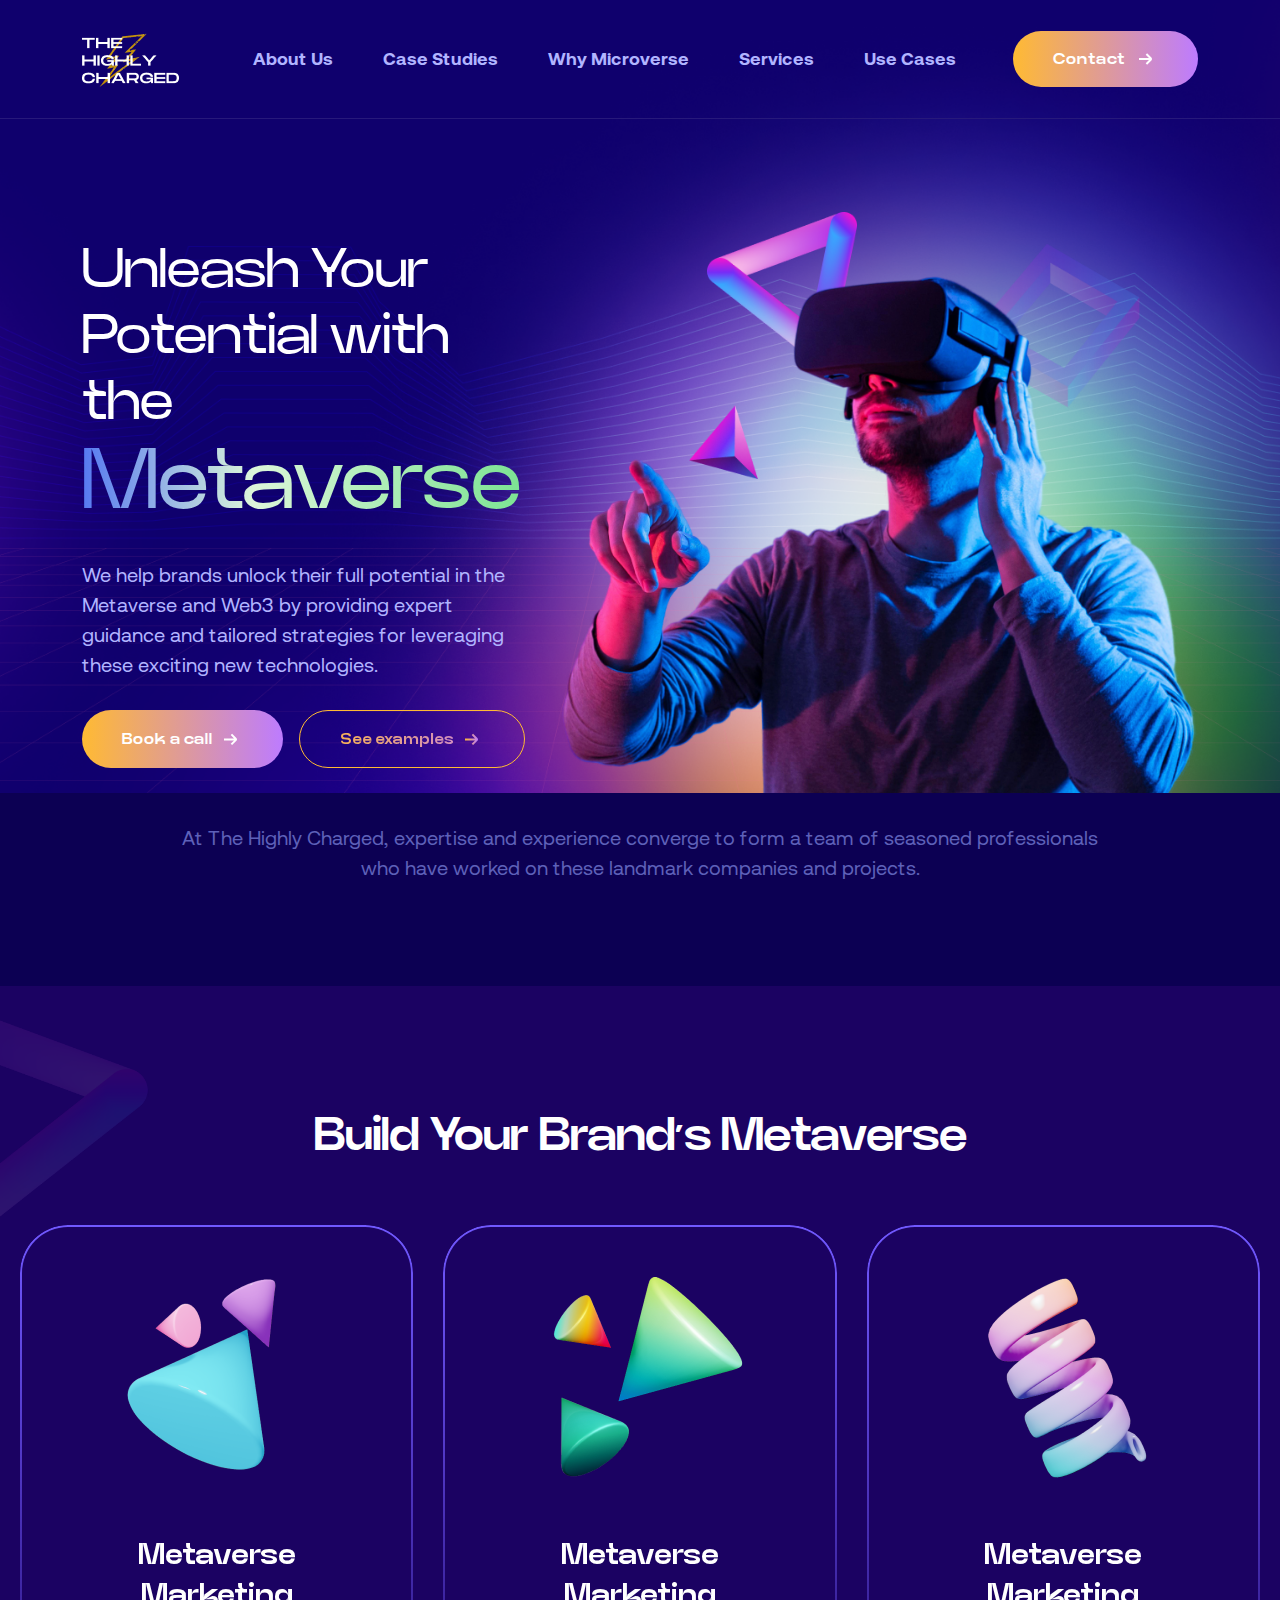
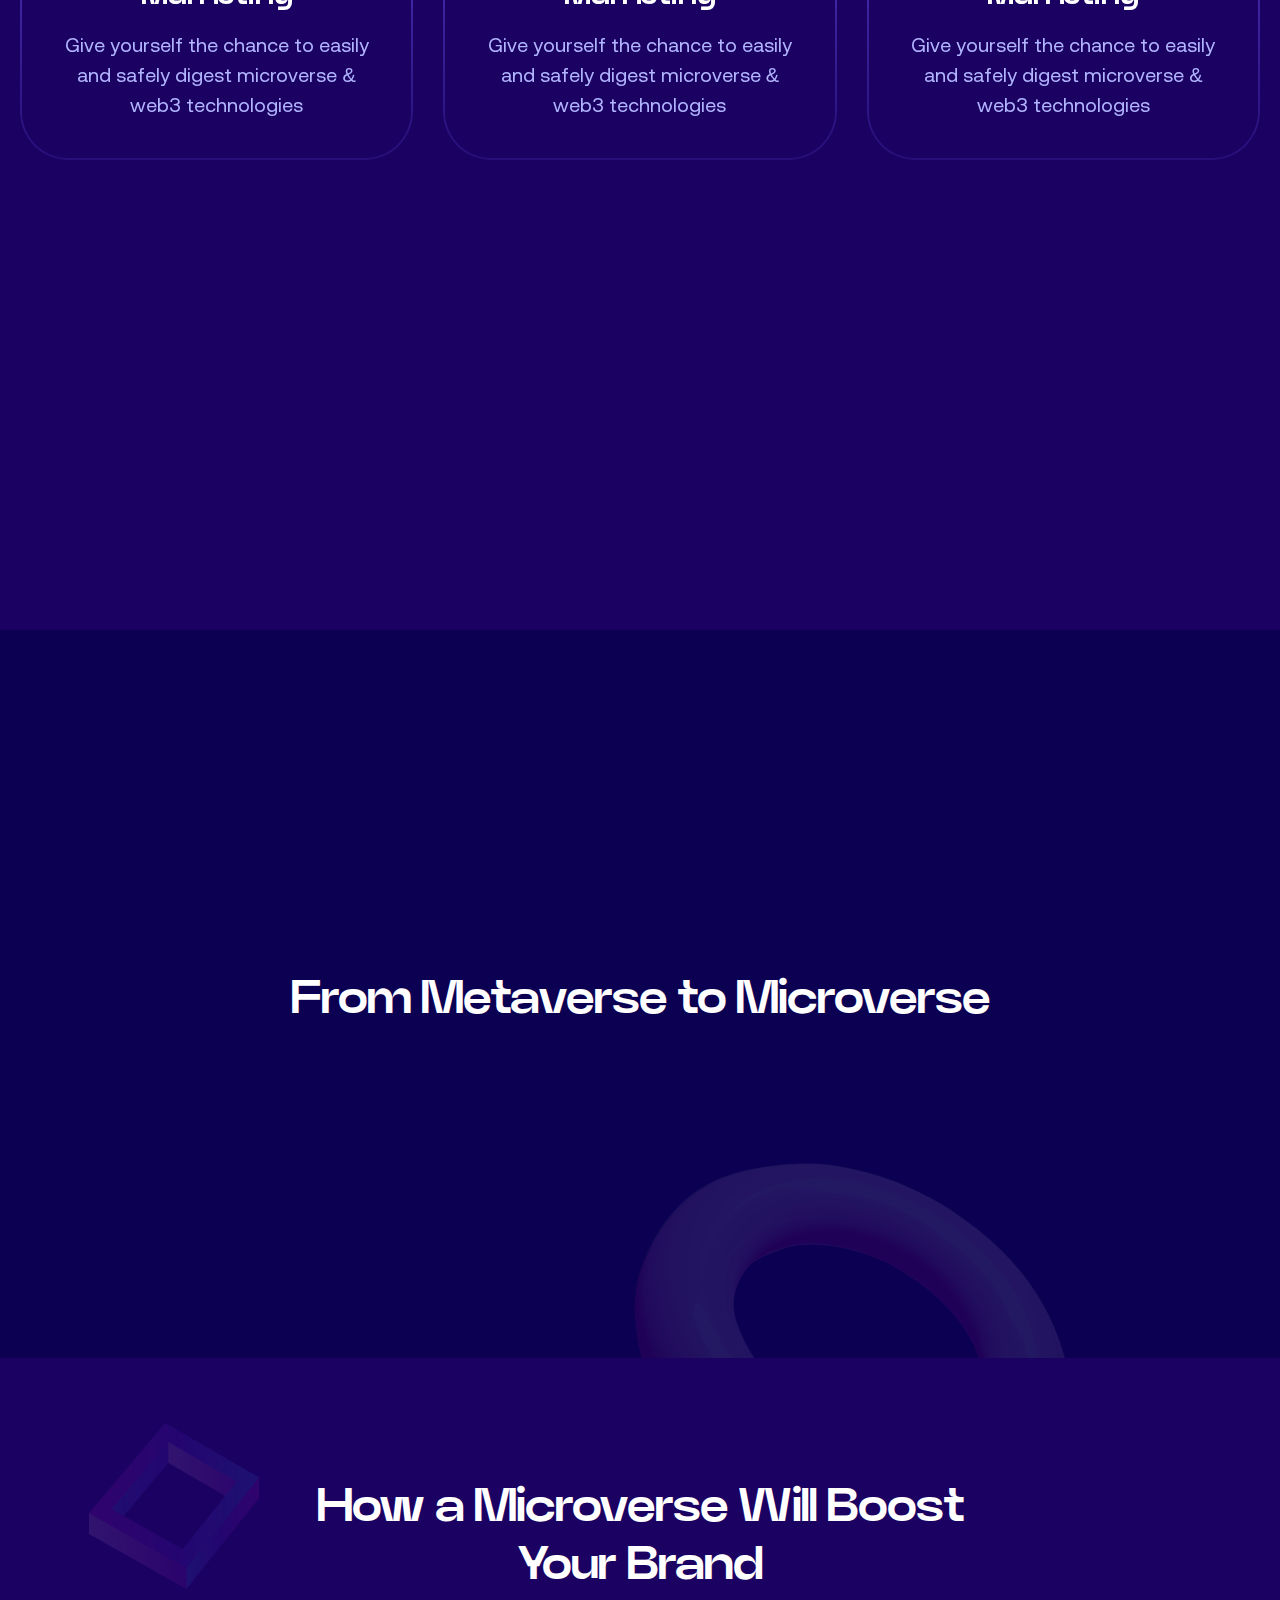
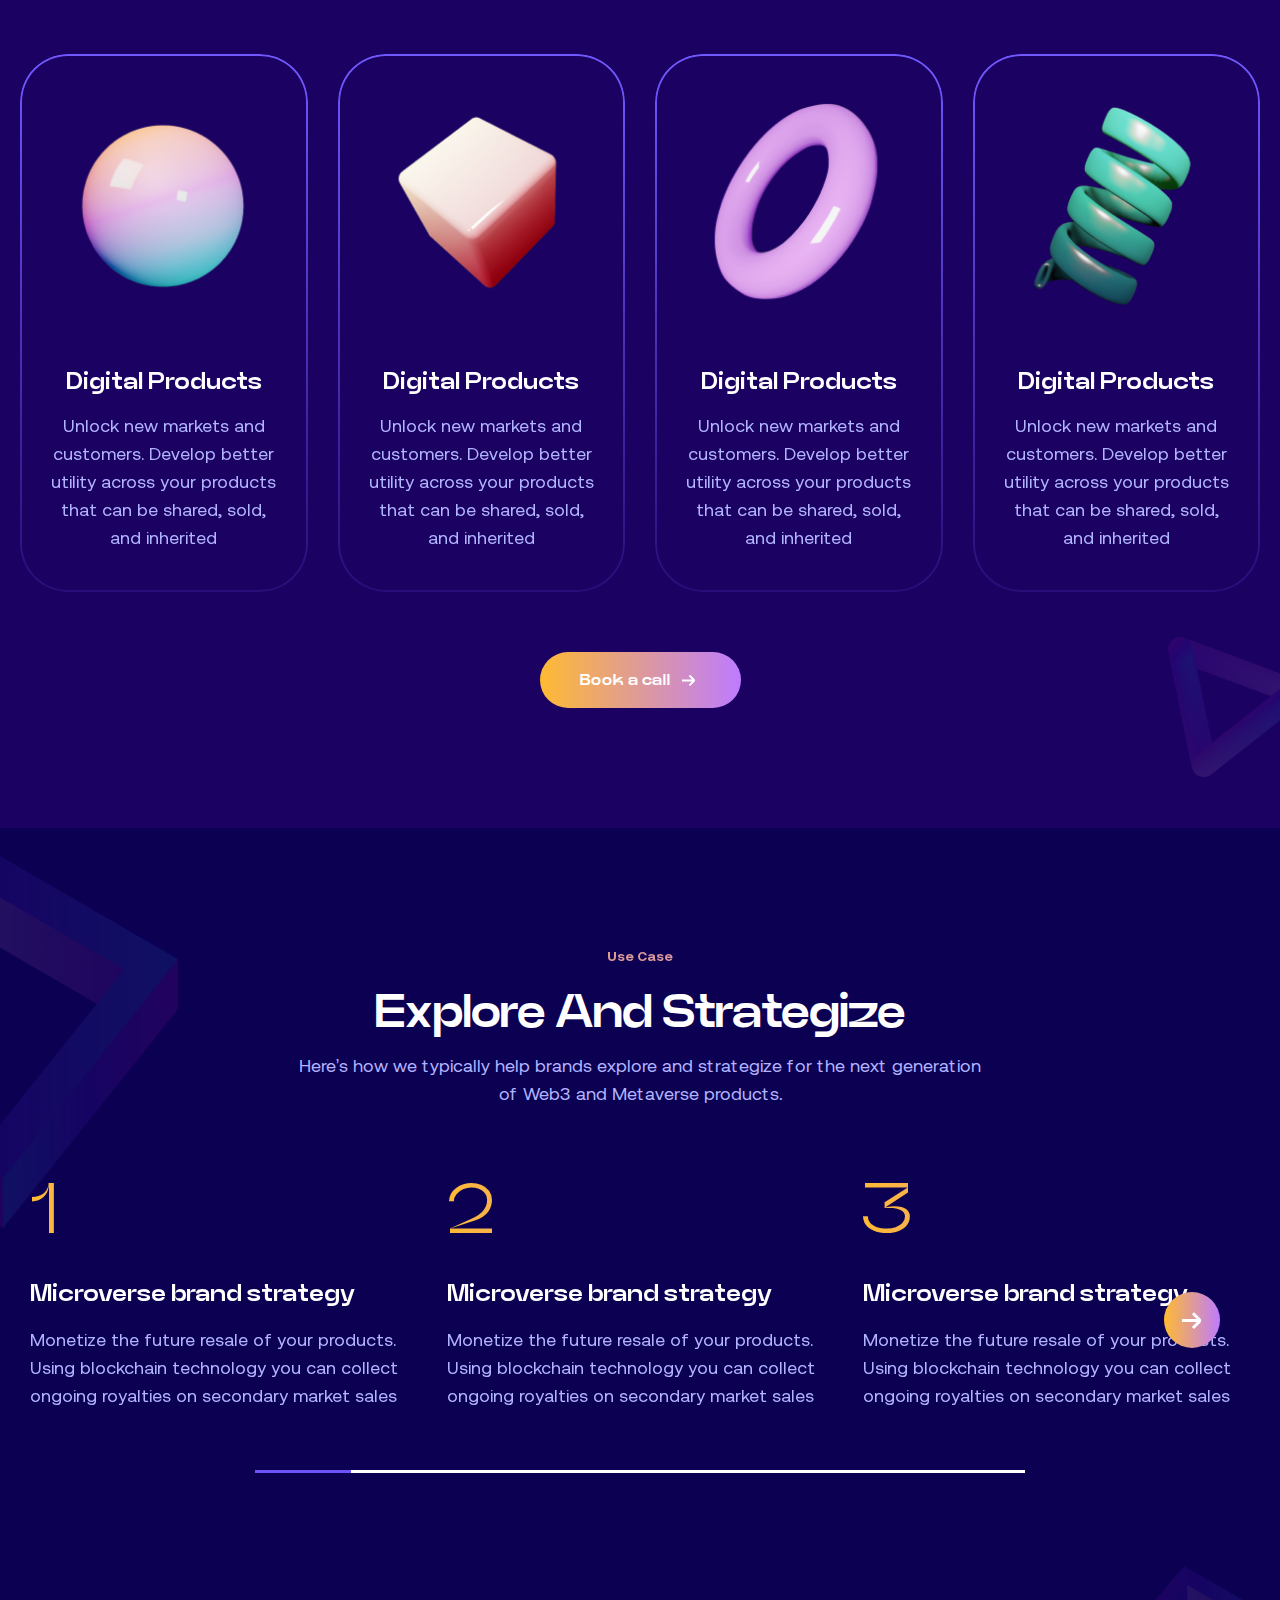
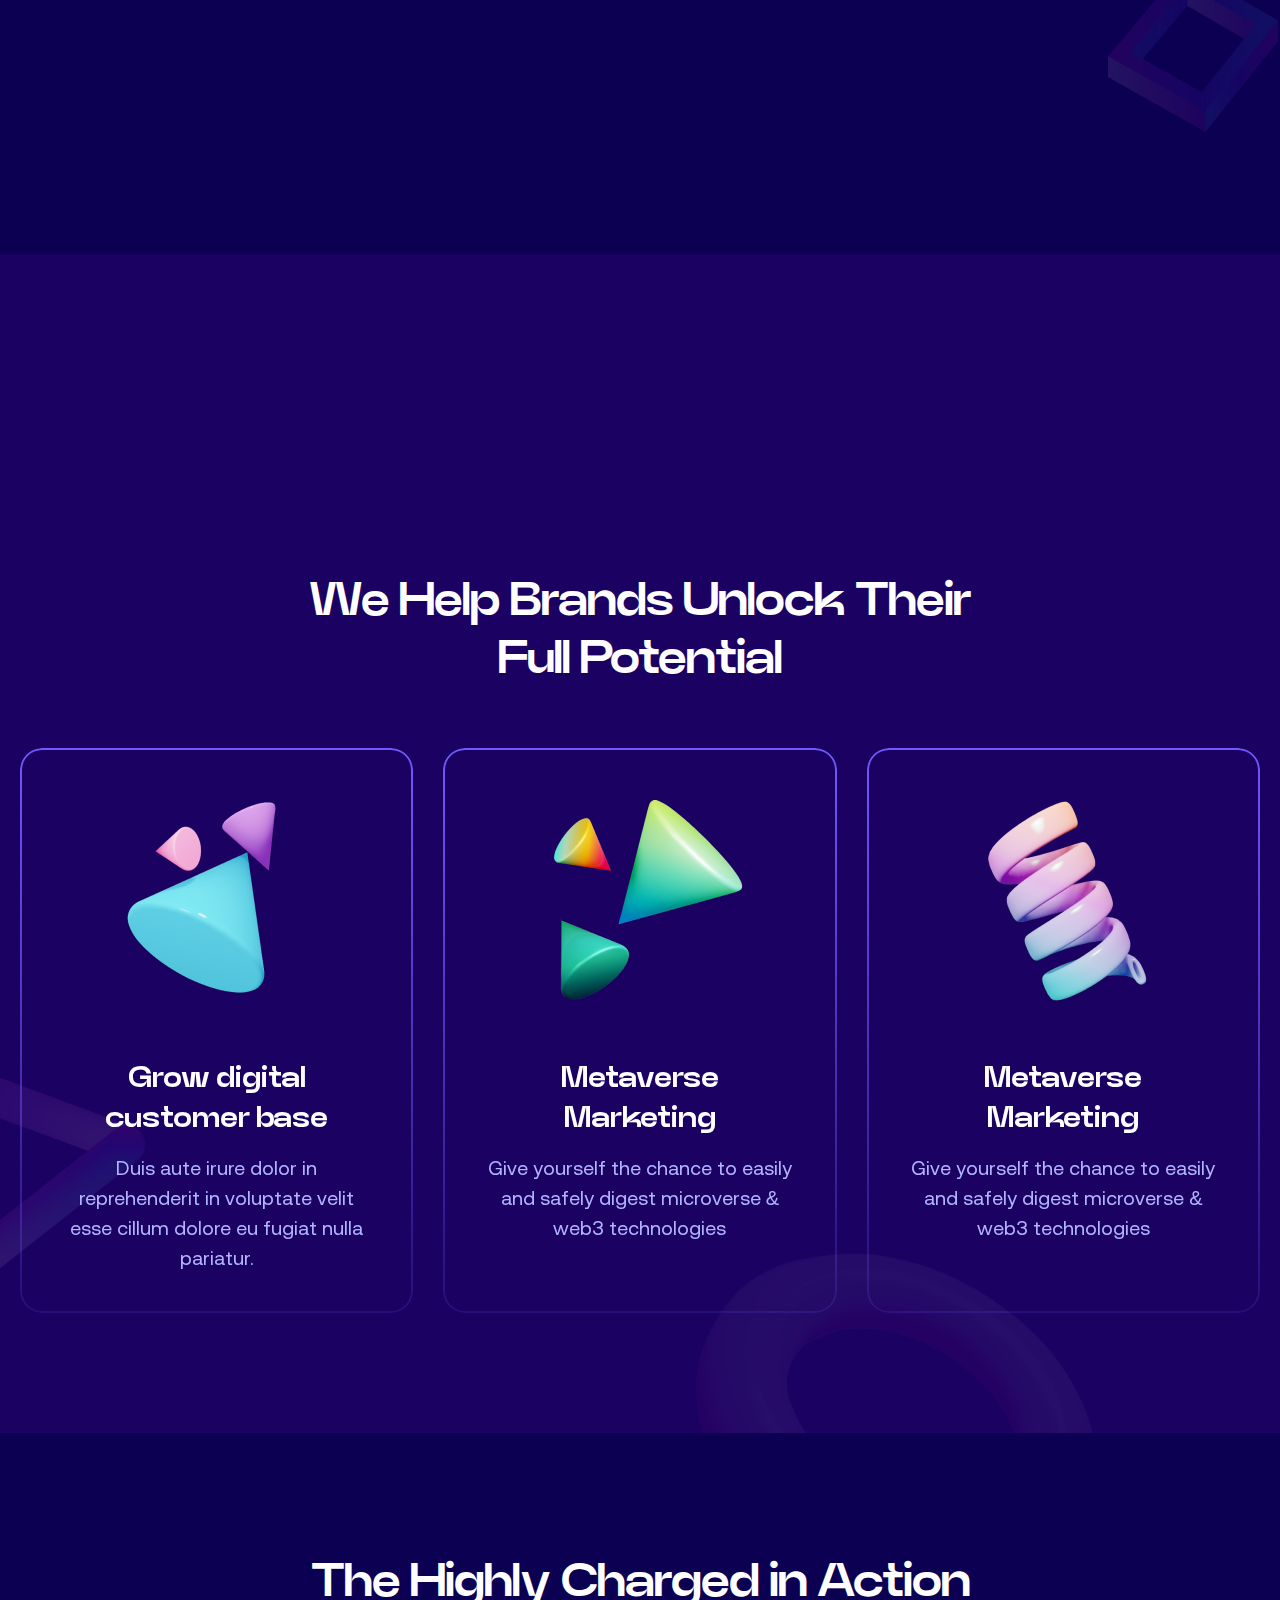
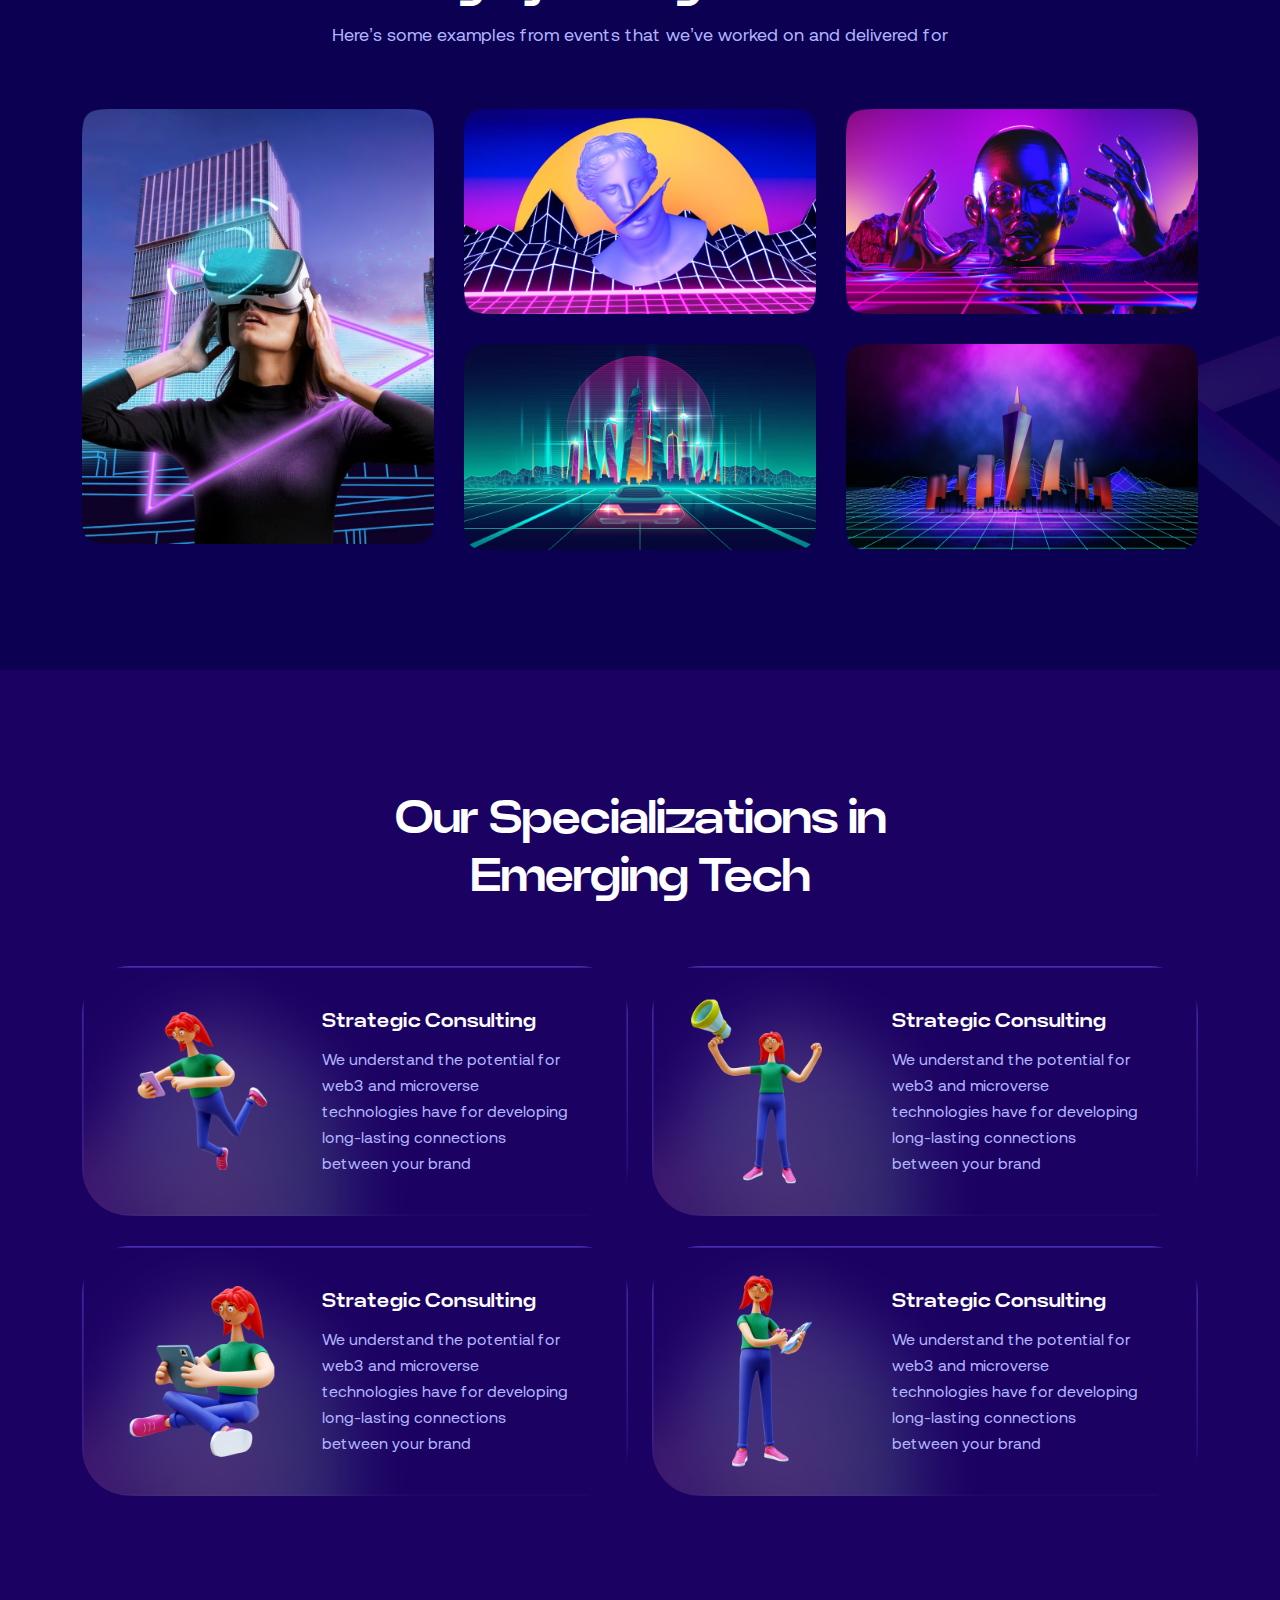
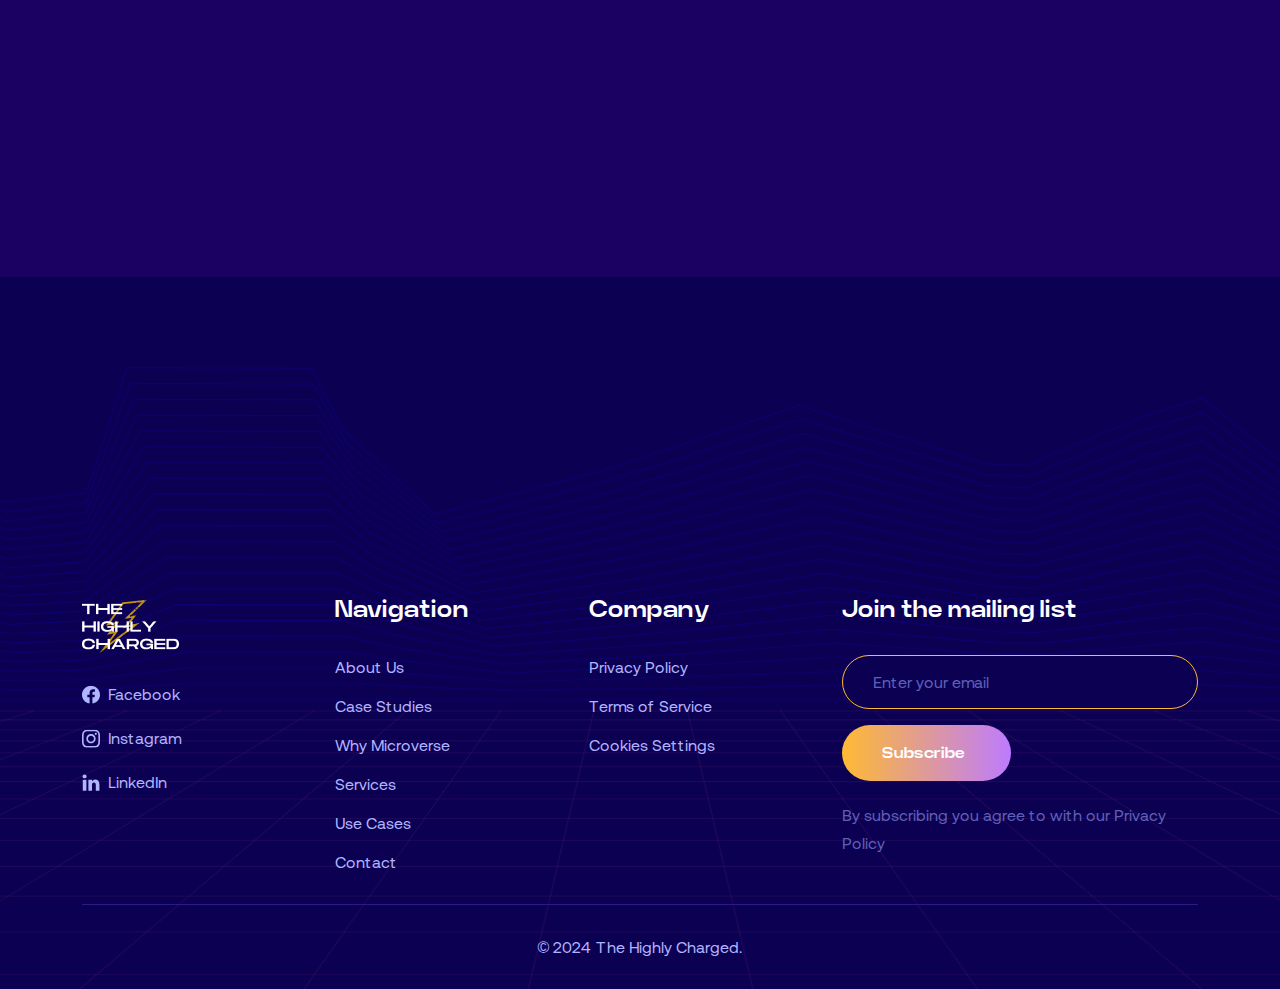
<file: index.html>
<!DOCTYPE html>
<!--[if lt IE 7]>      <html class="no-js lt-ie9 lt-ie8 lt-ie7"> <![endif]-->
<!--[if IE 7]>         <html class="no-js lt-ie9 lt-ie8" lang="en-US"> <![endif]-->
<!--[if IE 8]>         <html class="no-js lt-ie9" lang="en-US"> <![endif]-->
<!--[if gt IE 8]><!-->
<!--<![endif]-->
<!--[if gte IE 9] <style type="text/css"> .gradient {filter: none;}</style><![endif]-->
<!--[if !IE]><html lang="en"><![endif]-->
<html lang="zxx" class="no-js">

<head>
    <meta charset="UTF-8" />
    <meta http-equiv="X-UA-Compatible" content="IE=edge" />
    <!-- Required meta tags for responsive -->
    <meta name="viewport" content="width=device-width, initial-scale=1, shrink-to-fit=no" />
    <!-- The above 3 meta tags *must* come first in the head; any other head content must come *after* these tags -->
    <!-- Favicon and touch icons -->
    <link rel="icon" type="image/png" sizes="16x16" href="assets/img/favicon/favicon.png">
    <meta name="misapplication-TileColor" content="#ffffff" />
    <meta name="theme-color" content="#ffffff" />
    <!-- Twitter Card data -->
    <meta name="twitter:card" content="" />
    <meta name="twitter:site" content="@twitter_username" />
    <meta name="twitter:title" content="" />
    <meta name="twitter:description" content="" />
    <meta name="twitter:image" content="" />
    <!-- Open Graph data -->
    <meta property="og:title" content="" />
    <meta property="og:type" content="article" />
    <meta property="og:url" content="" />
    <meta property="og:image" content="" />
    <meta property="og:description" content="" />
    <meta property="og:site_name" content="R" />
    <meta property="fb:admins" content="Facebook numeric ID" />
    <!-- gmail verification -->
    <meta name="google-site-verification" content="" />
    <!-- Website title -->
    <title>Digital Agency</title>
    <link rel="stylesheet" href="https://cdnjs.cloudflare.com/ajax/libs/animate.css/4.1.1/animate.min.css">
    <link rel="stylesheet" href="assets/css/animate.css">
    <link href="https://cdn.jsdelivr.net/npm/@splidejs/splide@4.1.4/dist/css/splide.min.css" rel="stylesheet">
    <link rel="stylesheet" href="assets/css/bootstrap.min.css">
    <!-- Main CSS -->
    <link rel="stylesheet" type="text/css" href="assets/scss/style.css">
    <!-- jQuery (necessary for jQuery plugins) -->
    <script src="assets/js/jquery-3.6.1.min.js"></script>
</head>

<body>
    <!-- Main Coding Start Here -->

    <!-- header -->
    <header>
        <div class="nav-wrap">
            <nav class="navbar navbar-expand-lg navbar-light py-30">
                <div class="container">
                    <a class="navbar-brand p-0" href="#">
                        <img src="assets/img/logo.png" alt="logo" class="img-fluid">
                    </a>
                    <div class="d-flex">
                        <a class="contact-btn d-lg-none d-md-block d-none" href="#">Contact
                            <span>
                                <svg xmlns="http://www.w3.org/2000/svg" width="13" height="12" viewBox="0 0 13 12"
                                    fill="none">
                                    <path
                                        d="M12.414 4.58597L8.121 0.292969L6.707 1.70697L10 4.99997H0V6.99997H10L6.707 10.293L8.121 11.707L12.414 7.41397C12.7889 7.03891 12.9996 6.5303 12.9996 5.99997C12.9996 5.46964 12.7889 4.96102 12.414 4.58597Z"
                                        fill="white" />
                                </svg>
                            </span>
                        </a>
                        <button class="navbar-toggler" type="button" data-bs-toggle="collapse"
                            data-bs-target="#navbarSupportedContent" aria-controls="navbarSupportedContent"
                            aria-expanded="false" aria-label="Toggle navigation">
                            <span class="navbar-toggler-icon"></span>
                        </button>
                    </div>
                    <div class="collapse navbar-collapse" id="navbarSupportedContent">
                        <ul class="navbar-nav m-auto m-0 gap-50">
                            <li class="nav-item">
                                <a class="nav-link text-clr-primary fs-18 fw-semi-bold lh-27 p-0" aria-current="page"
                                    href="#">About Us</a>
                            </li>
                            <li class="nav-item">
                                <a class="nav-link text-clr-primary fs-18 fw-semi-bold lh-27 p-0" href="#">Case
                                    Studies</a>
                            </li>
                            <li class="nav-item">
                                <a class="nav-link text-clr-primary fs-18 fw-semi-bold lh-27 p-0" href="#">Why
                                    Microverse</a>
                            </li>
                            <li class="nav-item">
                                <a class="nav-link text-clr-primary fs-18 fw-semi-bold lh-27 p-0" href="#">Services</a>
                            </li>
                            <li class="nav-item">
                                <a class="nav-link text-clr-primary fs-18 fw-semi-bold lh-27 p-0" href="#">Use Cases</a>
                            </li>
                            <li class="nav-item d-md-none d-sm-block">
                                <a class="contact-btn" href="#">Contact
                                    <svg xmlns="http://www.w3.org/2000/svg" width="13" height="12" viewBox="0 0 13 12"
                                        fill="none">
                                        <path
                                            d="M12.414 4.58597L8.121 0.292969L6.707 1.70697L10 4.99997H0V6.99997H10L6.707 10.293L8.121 11.707L12.414 7.41397C12.7889 7.03891 12.9996 6.5303 12.9996 5.99997C12.9996 5.46964 12.7889 4.96102 12.414 4.58597Z"
                                            fill="white" />
                                    </svg>
                                </a>
                            </li>
                        </ul>
                        <a class="contact-btn d-lg-block d-none" href="#">Contact
                            <svg xmlns="http://www.w3.org/2000/svg" width="13" height="12" viewBox="0 0 13 12"
                                fill="none">
                                <path
                                    d="M12.414 4.58597L8.121 0.292969L6.707 1.70697L10 4.99997H0V6.99997H10L6.707 10.293L8.121 11.707L12.414 7.41397C12.7889 7.03891 12.9996 6.5303 12.9996 5.99997C12.9996 5.46964 12.7889 4.96102 12.414 4.58597Z"
                                    fill="white" />
                            </svg>
                        </a>
                    </div>
                </div>
            </nav>
        </div>
    </header>
    <!--/ header -->

    <!-- Hero section start -->
    <section class="hero">
        <div class="container">
            <div class="row align-items-center">
                <div class="col-xl-5 col-lg-6 wow animate__fadeInUp">
                    <div class="text-center text-lg-start">
                        <h2 class="ff-n fs-56 fw-reguler lh-66 text-white m-0">
                            Unleash Your Potential with the
                        </h2>
                        <h1> Metaverse</h1>
                        <h5 class="fs-5 fw-reguler lh-30 text-clr-primary m-0">
                            We help brands unlock their full potential in the Metaverse and
                            Web3 by providing expert guidance and tailored strategies for
                            leveraging these exciting new technologies.
                        </h5>
                        <div class="hero-btns d-flex justify-content-center justify-content-lg-start gap-3">
                            <a href="" class="primary-btn d-flex">Book a call
                                <span>
                                    <svg xmlns="http://www.w3.org/2000/svg" width="13" height="13" viewBox="0 0 13 13"
                                        fill="none">
                                        <path
                                            d="M12.414 5.00003L8.121 0.707031L6.707 2.12103L10 5.41403H0V7.41403H10L6.707 10.707L8.121 12.121L12.414 7.82803C12.7889 7.45298 12.9996 6.94436 12.9996 6.41403C12.9996 5.8837 12.7889 5.37509 12.414 5.00003Z"
                                            fill="white" />
                                    </svg>
                                </span>
                            </a>
                            <a href="" class="secondary-btn d-flex">See examples
                                <span>
                                    <svg xmlns="http://www.w3.org/2000/svg" width="13" height="13" viewBox="0 0 13 13"
                                        fill="none">
                                        <path
                                            d="M12.414 5.00003L8.121 0.707031L6.707 2.12103L10 5.41403H0V7.41403H10L6.707 10.707L8.121 12.121L12.414 7.82803C12.7889 7.45298 12.9996 6.94436 12.9996 6.41403C12.9996 5.8837 12.7889 5.37509 12.414 5.00003Z"
                                            fill="url(#paint0_linear_4304_12)" />
                                        <defs>
                                            <linearGradient id="paint0_linear_4304_12" x1="-7.94046e-08" y1="6.5178"
                                                x2="12.9996" y2="6.5178" gradientUnits="userSpaceOnUse">
                                                <stop stop-color="#FFBA33" />
                                                <stop offset="0.484375" stop-color="#DF9B96" />
                                                <stop offset="1" stop-color="#BD7BFF" />
                                            </linearGradient>
                                        </defs>
                                    </svg>
                                </span>
                            </a>
                        </div>
                    </div>
                </div>
                <div class="col-xl-7 col-lg-6 text-lg-end text-center wow animate__fadeInUp">
                    <div class="image">
                        <img src="assets/img/hero.png" alt="" class="img-fluid">
                    </div>
                </div>
            </div>
        </div>
    </section>
    <!-- Hero section end -->

    <!-- Brands section start -->
    <section class="brands bg-clr-purple">
        <div class="container">
            <h5 class="fs-5 fw-regular lh-30 text-center mx-auto text-clr-purple-light">
                At The Highly Charged, expertise and experience converge to form a
                team of seasoned professionals who have worked on these landmark
                companies and projects.
            </h5>
            <div class="brands-img d-flex flex-wrap justify-content-between wow animate__zoomIn">
                <div class="brand">
                    <img src="assets/img/brands1.svg" alt="" class="img-fluid">
                </div>
                <div class="brand">
                    <img src="assets/img/brands2.svg" alt="" class="img-fluid">
                </div>
                <div class="brand">
                    <img src="assets/img/brands3.svg" alt="" class="img-fluid">
                </div>
                <div class="brand">
                    <img src="assets/img/brands4.svg" alt="" class="img-fluid">
                </div>
                <div class="brand">
                    <img src="assets/img/brands5.svg" alt="" class="img-fluid">
                </div>
                <div class="brand">
                    <img src="assets/img/brands6.svg" alt="" class="img-fluid">
                </div>
            </div>
        </div>
    </section>
    <!-- Brands section end -->

    <!-- Metaverse section start -->
    <section class="metaverse bg-clr-blue-light">
        <div class="meta-container">
            <h2 class="ff-n fs-48 fw-heavy lh-58 text-white text-center">
                Build Your Brand’s Metaverse
            </h2>
            <div class="splide brand-info" role="group" aria-label="Splide Basic HTML Example">
                <div class="splide__track">
                    <ul class="splide__list">
                        <li class="splide__slide">
                            <div class="metacard">
                                <img src="assets/img/metacard1.png" alt="" class="img-fluid">
                                <h4 class="ff-n fs-30 fw-heavy lh-40 text-white">
                                    Metaverse Marketing
                                </h4>
                                <h5 class="fs-5 fw-regular lh-30 text-clr-primary">
                                    Give yourself the chance to easily and safely digest
                                    microverse & web3 technologies
                                </h5>
                            </div>
                        </li>
                        <li class="splide__slide">
                            <div class="metacard">
                                <img src="assets/img/metacard2.png" alt="" class="img-fluid">
                                <h4 class="ff-n fs-30 fw-heavy lh-40 text-white">
                                    Metaverse Marketing
                                </h4>
                                <h5 class="fs-5 fw-regular lh-30 text-clr-primary">
                                    Give yourself the chance to easily and safely digest
                                    microverse & web3 technologies
                                </h5>
                            </div>
                        </li>
                        <li class="splide__slide">
                            <div class="metacard">
                                <img src="assets/img/metacard3.png" alt="" class="img-fluid">
                                <h4 class="ff-n fs-30 fw-heavy lh-40 text-white">
                                    Metaverse Marketing
                                </h4>
                                <h5 class="fs-5 fw-regular lh-30 text-clr-primary">
                                    Give yourself the chance to easily and safely digest
                                    microverse & web3 technologies
                                </h5>
                            </div>
                        </li>
                    </ul>
                </div>
            </div>
        </div>
    </section>
    <!-- Metaverse section end -->

    <!-- Review section start -->
    <section class="review-wrapper bg-clr-purple">
        <div class="container">
            <div class="review-wrap wow animate__fadeIn">
                <div class="row align-items-end flex-lg-row flex-column-reverse">
                    <div class="col-lg-6">
                        <div class="client-img">
                            <img src="assets/img/client-review.png" alt="" class="img-fluid">
                        </div>
                    </div>
                    <div class="col-lg-6">
                        <div class="content">
                            <h3 class="fs-30 fw-regular lh-40 text-white">
                                <span class="fw-black">“The Highly Charged team delivers exceptional UI/UX design
                                    with their expertise and dedication.</span>
                                They exceed expectations by listening to and understanding user
                                needs and aligning them with business goals. The results are
                                products that outperform targets. They are skilled and great to
                                work with. Highly recommended for top-notch UX/UI work.”
                            </h3>
                            <div class="client-name d-flex align-items-center justify-content-between">
                                <div>
                                    <h3 class="ff-n fs-30 fw-heavy lh-40 text-white">
                                        Sirtaj Brar
                                    </h3>
                                    <h5 class="fs-5 fw-regular lh-30">
                                        Managing Director at Webflow
                                    </h5>
                                </div>
                                <div class="quote">
                                    <svg xmlns="http://www.w3.org/2000/svg" width="75" height="54" viewBox="0 0 75 54"
                                        fill="none">
                                        <path
                                            d="M0 12.998V31.748H24.7187C23.9773 36.1122 21.7171 40.0739 18.3376 42.9331C14.9581 45.7922 10.6767 47.3648 6.25 47.373V53.623C12.8781 53.6156 19.2327 50.9793 23.9194 46.2925C28.6062 41.6057 31.2426 35.2512 31.25 28.623V0.498047H12.5C9.18479 0.498047 6.00537 1.81501 3.66117 4.15921C1.31696 6.50342 0 9.68284 0 12.998H0Z"
                                            fill="white" />
                                        <path
                                            d="M56.25 0.498047C52.9348 0.498047 49.7554 1.81501 47.4112 4.15921C45.067 6.50342 43.75 9.68284 43.75 12.998V31.748H68.4687C67.7273 36.1122 65.4671 40.0739 62.0876 42.9331C58.7081 45.7922 54.4267 47.3648 50 47.373V53.623C56.6281 53.6156 62.9826 50.9793 67.6694 46.2925C72.3562 41.6057 74.9926 35.2512 75 28.623V0.498047H56.25Z"
                                            fill="white" />
                                    </svg>
                                </div>
                            </div>
                        </div>
                    </div>
                </div>
            </div>
        </div>
    </section>
    <!-- Review section end -->

    <!-- Microverse section start -->
    <section class="microverse bg-clr-purple overflow-hidden">
        <div class="container">
            <h2 class="ff-n fs-48 fw-black lh-58 text-white text-center">
                From Metaverse to Microverse
            </h2>
            <div class="row">
                <div class="col-lg-4">
                    <div class="content d-flex w-100 wow animate__bounceInLeft">
                        <div class="h1">1</div>
                        <h5 class="fs-5 fw-regular lh-30 text-clr-primary">
                            The Metaverse is a shared virtual space that blurs the lines
                            between reality and fantasy. Just like in "Ready Player One"!
                        </h5>
                    </div>
                </div>
                <div class="col-lg-4">
                    <div class="content d-flex py-40 wow animate__fadeIn">
                        <div class="h1">2</div>
                        <h5 class="fs-5 fw-regular lh-30 text-clr-primary">
                            The Metaverse is a shared virtual space that blurs the lines
                            between reality and fantasy. Just like in "Ready Player One"!
                        </h5>
                    </div>
                </div>
                <div class="col-lg-4">
                    <div class="content d-flex wow animate__bounceInRight">
                        <div class="h1">3</div>
                        <h5 class="fs-5 fw-regular lh-30 text-clr-primary">
                            The Metaverse is a shared virtual space that blurs the lines
                            between reality and fantasy. Just like in "Ready Player One"!
                        </h5>
                    </div>
                </div>
            </div>
        </div>
    </section>
    <!-- Microverse section end -->

    <!-- Brand boost section start -->
    <section class="brand-boost bg-clr-blue-light overflow-hidden">
        <div class="meta-container">
            <h2 class="ff-n fs-48 fw-heavy lh-58 text-white text-center mx-auto">
                How a Microverse Will Boost Your Brand
            </h2>
            <div class="splide boost" role="group" aria-label="Splide Basic HTML Example">
                <div class="splide__track">
                    <ul class="splide__list">
                        <li class="splide__slide">
                            <div class="metacard">
                                <img src="assets/img/boost1.png" alt="" class="img-fluid">
                                <h4 class="ff-n fs-4 fw-heavy lh-40 text-white">
                                    Digital Products
                                </h4>
                                <h5 class="fs-18 fw-regular lh-28 text-clr-primary">
                                    Unlock new markets and customers. Develop better utility
                                    across your products that can be shared, sold, and inherited
                                </h5>
                            </div>
                        </li>
                        <li class="splide__slide">
                            <div class="metacard">
                                <img src="assets/img/boost2.png" alt="" class="img-fluid">
                                <h4 class="ff-n fs-4 fw-heavy lh-40 text-white">
                                    Digital Products
                                </h4>
                                <h5 class="fs-18 fw-regular lh-28 text-clr-primary">
                                    Unlock new markets and customers. Develop better utility
                                    across your products that can be shared, sold, and inherited
                                </h5>
                            </div>
                        </li>
                        <li class="splide__slide">
                            <div class="metacard">
                                <img src="assets/img/boost3.png" alt="" class="img-fluid">
                                <h4 class="ff-n fs-4 fw-heavy lh-40 text-white">
                                    Digital Products
                                </h4>
                                <h5 class="fs-18 fw-regular lh-28 text-clr-primary">
                                    Unlock new markets and customers. Develop better utility
                                    across your products that can be shared, sold, and inherited
                                </h5>
                            </div>
                        </li>
                        <li class="splide__slide">
                            <div class="metacard">
                                <img src="assets/img/boost4.png" alt="" class="img-fluid">
                                <h4 class="ff-n fs-4 fw-heavy lh-40 text-white">
                                    Digital Products
                                </h4>
                                <h5 class="fs-18 fw-regular lh-28 text-clr-primary">
                                    Unlock new markets and customers. Develop better utility
                                    across your products that can be shared, sold, and inherited
                                </h5>
                            </div>
                        </li>
                    </ul>
                </div>
            </div>
            <div class="d-flex justify-content-center">
                <a href="" class="primary-btn d-flex">Book a call
                    <span>
                        <svg xmlns="http://www.w3.org/2000/svg" width="13" height="13" viewBox="0 0 13 13" fill="none">
                            <path
                                d="M12.414 5.00003L8.121 0.707031L6.707 2.12103L10 5.41403H0V7.41403H10L6.707 10.707L8.121 12.121L12.414 7.82803C12.7889 7.45298 12.9996 6.94436 12.9996 6.41403C12.9996 5.8837 12.7889 5.37509 12.414 5.00003Z"
                                fill="white" />
                        </svg>
                    </span>
                </a>
            </div>
        </div>
    </section>
    <!-- Brand boost section end -->

    <!-- Strategize section start -->
    <section class="strategize bg-clr-blue-deep">
        <div class="container">
            <div class="heading text-center">
                <h6 class="fs-14 fw-bold lh-normal">Use Case</h6>
                <h2 class="ff-n fs-48 fw-heavy lh-58 text-white">
                    Explore And Strategize
                </h2>
                <h5 class="fs-18 fw-regular lh-28 text-clr-primary">
                    Here’s how we typically help brands explore and strategize for the
                    next generation of Web3 and Metaverse products.
                </h5>
            </div>
        </div>
        <div class="splide" id="strategizeSlider">
            <div class="splide__arrows">
                <button class="splide__arrow splide__arrow--prev">
                    <svg width="13" height="12" viewBox="0 0 13 12" fill="none" xmlns="http://www.w3.org/2000/svg">
                        <path
                            d="M12.414 4.58597L8.121 0.292969L6.707 1.70697L10 4.99997H0V6.99997H10L6.707 10.293L8.121 11.707L12.414 7.41397C12.7889 7.03891 12.9996 6.5303 12.9996 5.99997C12.9996 5.46964 12.7889 4.96102 12.414 4.58597Z"
                            fill="white" />
                    </svg>
                </button>
                <button class="splide__arrow splide__arrow--next">
                    <svg width="13" height="12" viewBox="0 0 13 12" fill="none" xmlns="http://www.w3.org/2000/svg">
                        <path
                            d="M12.414 4.58597L8.121 0.292969L6.707 1.70697L10 4.99997H0V6.99997H10L6.707 10.293L8.121 11.707L12.414 7.41397C12.7889 7.03891 12.9996 6.5303 12.9996 5.99997C12.9996 5.46964 12.7889 4.96102 12.414 4.58597Z"
                            fill="white" />
                    </svg>
                </button>
            </div>
            <div class="splide__track">
                <ul class="splide__list">
                    <li class="splide__slide">
                        <div class="content">
                            <div class="h1">1</div>
                            <h4 class="ff-n fs-4 fw-heavy lh-34 text-white">
                                Microverse brand strategy
                            </h4>
                            <h5 class="fs-18 fw-regular lh-28 text-clr-primary">
                                Monetize the future resale of your products. Using blockchain
                                technology you can collect ongoing royalties on secondary
                                market sales
                            </h5>
                        </div>
                    </li>
                    <li class="splide__slide">
                        <div class="content">
                            <div class="h1">2</div>
                            <h4 class="ff-n fs-4 fw-heavy lh-34 text-white">
                                Microverse brand strategy
                            </h4>
                            <h5 class="fs-18 fw-regular lh-28 text-clr-primary">
                                Monetize the future resale of your products. Using blockchain
                                technology you can collect ongoing royalties on secondary
                                market sales
                            </h5>
                        </div>
                    </li>
                    <li class="splide__slide">
                        <div class="content">
                            <div class="h1">3</div>
                            <h4 class="ff-n fs-4 fw-heavy lh-34 text-white">
                                Microverse brand strategy
                            </h4>
                            <h5 class="fs-18 fw-regular lh-28 text-clr-primary">
                                Monetize the future resale of your products. Using blockchain
                                technology you can collect ongoing royalties on secondary
                                market sales
                            </h5>
                        </div>
                    </li>
                    <li class="splide__slide">
                        <div class="content">
                            <div class="h1">4</div>
                            <h4 class="ff-n fs-4 fw-heavy lh-34 text-white">
                                Microverse brand strategy
                            </h4>
                            <h5 class="fs-18 fw-regular lh-28 text-clr-primary">
                                Monetize the future resale of your products. Using blockchain
                                technology you can collect ongoing royalties on secondary
                                market sales
                            </h5>
                        </div>
                    </li>
                    <li class="splide__slide">
                        <div class="content">
                            <div class="h1">5</div>
                            <h4 class="ff-n fs-4 fw-heavy lh-34 text-white">
                                Microverse brand strategy
                            </h4>
                            <h5 class="fs-18 fw-regular lh-28 text-clr-primary">
                                Monetize the future resale of your products. Using blockchain
                                technology you can collect ongoing royalties on secondary
                                market sales
                            </h5>
                        </div>
                    </li>
                    <li class="splide__slide">
                        <div class="content">
                            <div class="h1">6</div>
                            <h4 class="ff-n fs-4 fw-heavy lh-34 text-white">
                                Microverse brand strategy
                            </h4>
                            <h5 class="fs-18 fw-regular lh-28 text-clr-primary">
                                Monetize the future resale of your products. Using blockchain
                                technology you can collect ongoing royalties on secondary
                                market sales
                            </h5>
                        </div>
                    </li>
                    <li class="splide__slide">
                        <div class="content">
                            <div class="h1">7</div>
                            <h4 class="ff-n fs-4 fw-heavy lh-34 text-white">
                                Microverse brand strategy
                            </h4>
                            <h5 class="fs-18 fw-regular lh-28 text-clr-primary">
                                Monetize the future resale of your products. Using blockchain
                                technology you can collect ongoing royalties on secondary
                                market sales
                            </h5>
                        </div>
                    </li>
                    <li class="splide__slide">
                        <div class="content">
                            <div class="h1">8</div>
                            <h4 class="ff-n fs-4 fw-heavy lh-34 text-white">
                                Microverse brand strategy
                            </h4>
                            <h5 class="fs-18 fw-regular lh-28 text-clr-primary">
                                Monetize the future resale of your products. Using blockchain
                                technology you can collect ongoing royalties on secondary
                                market sales
                            </h5>
                        </div>
                    </li>
                </ul>
            </div>
            <!-- Add the progress bar element -->
            <div class="my-slider-progress">
                <div class="my-slider-progress-bar"></div>
            </div>
        </div>
    </section>
    <!-- Strategize section end -->

    <!-- Next Generation section start -->
    <section class="next-gen-wrapper bg-clr-blue-light">
        <div class="container">
            <div class="next-gen-wrap bg-clr-purple-deep wow animate__fadeIn">
                <div class="row justify-content-center align-items-end">
                    <div class="col-xl-7 col-lg-6">
                        <div class="content">
                            <h2 class="ff-n fs-56 fw-heavy lh-66 text-white">Ready to launch the next generation of
                                products?</h2>
                            <h5 class="fs-5 fw-normal lh-30 text-clr-purple-shad">
                                We know you’re busy. Book a quick <span
                                    class="fw-black text-decoration-underline">20-minute discovery call</span> (and get
                                a FREE coffee!) to decide if you’d like to learn more.
                            </h5>
                            <a href="" class="primary-btn ">Book a call
                                <span>
                                    <svg xmlns="http://www.w3.org/2000/svg" width="13" height="13" viewBox="0 0 13 13"
                                        fill="none">
                                        <path
                                            d="M12.414 5.00003L8.121 0.707031L6.707 2.12103L10 5.41403H0V7.41403H10L6.707 10.707L8.121 12.121L12.414 7.82803C12.7889 7.45298 12.9996 6.94436 12.9996 6.41403C12.9996 5.8837 12.7889 5.37509 12.414 5.00003Z"
                                            fill="white" />
                                    </svg>
                                </span>
                            </a>
                        </div>
                    </div>
                    <div class="col-xl-5 col-lg-6">
                        <div class="img">
                            <img src="assets/img/next-gen-img.png" alt="" class="img-fluid">
                        </div>
                    </div>
                </div>
            </div>
        </div>
    </section>
    <!-- Next Generation section End -->

    <!-- Help brands section start -->
    <section class="help-brands bg-clr-blue-light ">
        <div class="container">
            <h2 class="ff-n fs-48 fw-heavy lh-58 text-white text-center">
                We Help Brands Unlock Their Full Potential
            </h2>
        </div>
        <div class="meta-container">
            <div class="splide help" role="group" aria-label="Splide Basic HTML Example">
                <div class="splide__track">
                    <ul class="splide__list">
                        <li class="splide__slide">
                            <div class="metacard">
                                <img src="assets/img/metacard1.png" alt="" class="img-fluid">
                                <h4 class="ff-n fs-30 fw-heavy lh-40 text-white">
                                    Grow digital customer base
                                </h4>
                                <h5 class="fs-5 fw-regular lh-30 text-clr-primary">
                                    Duis aute irure dolor in reprehenderit in voluptate velit esse cillum dolore eu
                                    fugiat nulla pariatur.
                                </h5>
                            </div>
                        </li>
                        <li class="splide__slide">
                            <div class="metacard">
                                <img src="assets/img/metacard2.png" alt="" class="img-fluid">
                                <h4 class="ff-n fs-30 fw-heavy lh-40 text-white">
                                    Metaverse Marketing
                                </h4>
                                <h5 class="fs-5 fw-regular lh-30 text-clr-primary">
                                    Give yourself the chance to easily and safely digest
                                    microverse & web3 technologies
                                </h5>
                            </div>
                        </li>
                        <li class="splide__slide">
                            <div class="metacard">
                                <img src="assets/img/metacard3.png" alt="" class="img-fluid">
                                <h4 class="ff-n fs-30 fw-heavy lh-40 text-white">
                                    Metaverse Marketing
                                </h4>
                                <h5 class="fs-5 fw-regular lh-30 text-clr-primary">
                                    Give yourself the chance to easily and safely digest
                                    microverse & web3 technologies
                                </h5>
                            </div>
                        </li>
                    </ul>
                </div>
            </div>
        </div>
    </section>
    <!-- Help brands section end -->

    <!-- Gallery section start -->
    <section class="gallery bg-clr-purple overflow-hidden">
        <div class="container">
            <h2 class="ff-n fs-48 fw-heavy lh-58 text-white text-center">The Highly Charged in Action</h2>
            <h5 class="fs-18 fw-regular lh-28 text-clr-primary text-center">
                Here’s some examples from events that we’ve worked on and delivered for
            </h5>
            <div class="grid-container">
                <img src="assets/img/gallery1.png" alt="" class="img-fluid">
                <img src="assets/img/gallery2.png" alt="" class="img-fluid">
                <img src="assets/img/gallery3.png" alt="" class="img-fluid">
                <img src="assets/img/gallery4.png" alt="" class="img-fluid">
                <img src="assets/img/gallery5.png" alt="" class="img-fluid">
            </div>
        </div>
    </section>
    <!-- Gallery section end -->

    <!-- Specialize section start -->
    <section class="specialize bg-clr-blue-light">
        <div class="container">
            <h2 class="ff-n fs-48 fw-heavy lh-58 text-white mx-auto text-center">Our Specializations in Emerging Tech
            </h2>
            <div class="row gap-30">
                <div class="col-lg-6">
                    <div class="tech-card">
                        <div class="img">
                            <img src="assets/img/tech1.png" alt="" class="img-fluid">
                        </div>
                        <div class="content">
                            <h4 class="ff-n fs-4 fw-heavy lh-34 text-white">Strategic Consulting</h4>
                            <p class="fs-18 fw-regular lh-28 text-clr-primary">We understand the potential for web3 and
                                microverse technologies have for developing long-lasting connections between your brand
                            </p>
                        </div>
                    </div>
                </div>
                <div class="col-lg-6">
                    <div class="tech-card">
                        <div class="img">
                            <img src="assets/img/tech2.png" alt="" class="img-fluid">
                        </div>
                        <div class="content">
                            <h4 class="ff-n fs-4 fw-heavy lh-34 text-white">Strategic Consulting</h4>
                            <p class="fs-18 fw-regular lh-28 text-clr-primary">We understand the potential for web3 and
                                microverse technologies have for developing long-lasting connections between your brand
                            </p>
                        </div>
                    </div>
                </div>
                <div class="col-lg-6 pt-30">
                    <div class="tech-card">
                        <div class="img">
                            <img src="assets/img/tech3.png" alt="" class="img-fluid">
                        </div>
                        <div class="content">
                            <h4 class="ff-n fs-4 fw-heavy lh-34 text-white">Strategic Consulting</h4>
                            <p class="fs-18 fw-regular lh-28 text-clr-primary">We understand the potential for web3 and
                                microverse technologies have for developing long-lasting connections between your brand
                            </p>
                        </div>
                    </div>
                </div>
                <div class="col-lg-6 pt-30">
                    <div class="tech-card">
                        <div class="img">
                            <img src="assets/img/tech4.png" alt="" class="img-fluid">
                        </div>
                        <div class="content">
                            <h4 class="ff-n fs-4 fw-heavy lh-34 text-white">Strategic Consulting</h4>
                            <p class="fs-18 fw-regular lh-28 text-clr-primary">We understand the potential for web3 and
                                microverse technologies have for developing long-lasting connections between your brand
                            </p>
                        </div>
                    </div>
                </div>
            </div>
        </div>
    </section>
    <!-- Specialize section end -->

    <!-- Next Generation section start -->
    <section class="next-gen-wrapper bg-clr-purple">
        <div class="container">
            <div class="next-gen-wrap bg-clr-purple-deep bg-reverse wow animate__fadeIn">
                <div class="row justify-content-between align-content-end flex-lg-row flex-column-reverse">
                    <div class="col-xl-5 col-lg-6">
                        <div class="img">
                            <img src="assets/img/next-gen-img1.png" alt="" class="img-fluid d-none d-lg-block">
                            <img src="assets/img/next-gen-img.png" alt="" class="img-fluid d-block d-lg-none">
                        </div>
                    </div>
                    <div class="col-xl-7 col-lg-6">
                        <div class="content">
                            <h2 class="ff-n fs-56 fw-heavy lh-66 text-white">Ready to launch the next generation of
                                products?</h2>
                            <h5 class="fs-5 fw-normal lh-30 text-clr-purple-shad">
                                We know you’re busy. Book a quick <span
                                    class="fw-black text-decoration-underline">20-minute discovery call</span> (and get
                                a FREE coffee!) to decide if you’d like to learn more.
                            </h5>
                            <a href="" class="primary-btn ">Book a call
                                <span>
                                    <svg xmlns="http://www.w3.org/2000/svg" width="13" height="13" viewBox="0 0 13 13"
                                        fill="none">
                                        <path
                                            d="M12.414 5.00003L8.121 0.707031L6.707 2.12103L10 5.41403H0V7.41403H10L6.707 10.707L8.121 12.121L12.414 7.82803C12.7889 7.45298 12.9996 6.94436 12.9996 6.41403C12.9996 5.8837 12.7889 5.37509 12.414 5.00003Z"
                                            fill="white" />
                                    </svg>
                                </span>
                            </a>
                        </div>
                    </div>
                </div>
            </div>
        </div>
    </section>
    <!-- Next Generation section End -->

    <!-- Footer section start-->
    <footer>
        <div class="container">
            <div class="row justify-content-between">
                <div class="col-md-2 col-sm-4">
                    <div class="logo">
                        <img src="assets/img/logo.png" alt="" class="img-fluid">
                    </div>
                    <ul class="d-none d-sm-block">
                        <li class="p-0">
                            <a href="#" class="d-flex align-items-center gap-2 pt-4 mt-1">
                                <svg xmlns="http://www.w3.org/2000/svg" width="18" height="19" viewBox="0 0 18 19"
                                    fill="none">
                                    <g clip-path="url(#clip0_518_10465)">
                                        <path
                                            d="M18 9.7207C18 14.2125 14.7045 17.9362 10.4025 18.612V12.3397H12.4943L12.8925 9.7447H10.4025V8.06095C10.4025 7.3507 10.7505 6.6592 11.865 6.6592H12.9968V4.4497C12.9968 4.4497 11.9692 4.2742 10.9875 4.2742C8.937 4.2742 7.5975 5.51695 7.5975 7.7662V9.74395H5.31825V12.339H7.5975V18.6112C3.29625 17.9347 0 14.2117 0 9.7207C0 4.75045 4.02975 0.720703 9 0.720703C13.9702 0.720703 18 4.7497 18 9.7207Z"
                                            fill="#B1B4FF" />
                                    </g>
                                    <defs>
                                        <clipPath id="clip0_518_10465">
                                            <rect width="18" height="18" fill="white"
                                                transform="translate(0 0.666016)" />
                                        </clipPath>
                                    </defs>
                                </svg>
                                Facebook
                            </a>
                        </li>
                        <li class="p-0">
                            <a href="#" class="d-flex align-items-center gap-2 pt-3 mt-1">
                                <svg xmlns="http://www.w3.org/2000/svg" width="18" height="19" viewBox="0 0 18 19"
                                    fill="none">
                                    <g clip-path="url(#clip0_518_10470)">
                                        <path
                                            d="M9 2.28752C11.403 2.28752 11.688 2.29652 12.6368 2.34002C13.6178 2.38502 14.628 2.60852 15.3428 3.32327C16.0643 4.04477 16.281 5.04527 16.326 6.02927C16.3695 6.97802 16.3785 7.26302 16.3785 9.66602C16.3785 12.069 16.3695 12.354 16.326 13.3028C16.2817 14.2785 16.053 15.2985 15.3428 16.0088C14.6213 16.7303 13.6215 16.947 12.6368 16.992C11.688 17.0355 11.403 17.0445 9 17.0445C6.597 17.0445 6.312 17.0355 5.36325 16.992C4.395 16.9478 3.3615 16.7138 2.65725 16.0088C1.9395 15.291 1.719 14.2808 1.674 13.3028C1.6305 12.354 1.6215 12.069 1.6215 9.66602C1.6215 7.26302 1.6305 6.97802 1.674 6.02927C1.71825 5.05727 1.94925 4.03127 2.65725 3.32327C3.37725 2.60327 4.3815 2.38502 5.36325 2.34002C6.312 2.29652 6.597 2.28752 9 2.28752ZM9 0.666016C6.55575 0.666016 6.249 0.676516 5.289 0.720016C3.89775 0.783766 2.51625 1.17077 1.5105 2.17652C0.501 3.18602 0.11775 4.56452 0.054 5.95502C0.0105 6.91502 0 7.22177 0 9.66602C0 12.1103 0.0105 12.417 0.054 13.377C0.11775 14.7668 0.50625 16.152 1.5105 17.1555C2.51925 18.1643 3.9 18.5483 5.289 18.612C6.249 18.6555 6.55575 18.666 9 18.666C11.4443 18.666 11.751 18.6555 12.711 18.612C14.1015 18.5483 15.4845 18.1605 16.4895 17.1555C17.4998 16.1453 17.8822 14.7675 17.946 13.377C17.9895 12.417 18 12.1103 18 9.66602C18 7.22177 17.9895 6.91502 17.946 5.95502C17.8822 4.56377 17.4945 3.18152 16.4895 2.17652C15.4823 1.16927 14.0977 0.783016 12.711 0.720016C11.751 0.676516 11.4443 0.666016 9 0.666016Z"
                                            fill="#B1B4FF" />
                                        <path
                                            d="M9.00041 5.04492C6.44816 5.04492 4.37891 7.11417 4.37891 9.66642C4.37891 12.2187 6.44816 14.2879 9.00041 14.2879C11.5527 14.2879 13.6219 12.2187 13.6219 9.66642C13.6219 7.11417 11.5527 5.04492 9.00041 5.04492ZM9.00041 12.6664C7.34366 12.6664 6.00041 11.3232 6.00041 9.66642C6.00041 8.00967 7.34366 6.66642 9.00041 6.66642C10.6572 6.66642 12.0004 8.00967 12.0004 9.66642C12.0004 11.3232 10.6572 12.6664 9.00041 12.6664Z"
                                            fill="#B1B4FF" />
                                        <path
                                            d="M13.8046 5.94125C14.4011 5.94125 14.8846 5.45772 14.8846 4.86125C14.8846 4.26478 14.4011 3.78125 13.8046 3.78125C13.2081 3.78125 12.7246 4.26478 12.7246 4.86125C12.7246 5.45772 13.2081 5.94125 13.8046 5.94125Z"
                                            fill="#B1B4FF" />
                                    </g>
                                    <defs>
                                        <clipPath id="clip0_518_10470">
                                            <rect width="18" height="18" fill="white"
                                                transform="translate(0 0.666016)" />
                                        </clipPath>
                                    </defs>
                                </svg>
                                Instagram
                            </a>
                        </li>
                        <li class="p-0">
                            <a href="#" class="d-flex align-items-center gap-2 pt-3 mt-1">
                                <svg xmlns="http://www.w3.org/2000/svg" width="18" height="19" viewBox="0 0 18 19"
                                    fill="none">
                                    <path
                                        d="M2.60015 1.58008C1.36275 1.58008 0.553711 2.39262 0.553711 3.46059C0.553711 4.50498 1.33865 5.3407 2.55267 5.3407H2.57616C3.83776 5.3407 4.62291 4.50498 4.62291 3.46059C4.59932 2.39262 3.83776 1.58008 2.60015 1.58008V1.58008Z"
                                        fill="#B1B4FF" />
                                    <path d="M0.767578 6.82617H4.38503V17.7094H0.767578V6.82617Z" fill="#B1B4FF" />
                                    <path
                                        d="M13.2643 6.57031C11.3129 6.57031 10.0043 8.40407 10.0043 8.40407V6.82574H6.38672V17.709H10.0041V11.6314C10.0041 11.306 10.0277 10.9812 10.1232 10.7485C10.3847 10.0988 10.9799 9.42569 11.9792 9.42569C13.2882 9.42569 13.8118 10.4237 13.8118 11.8868V17.709H17.4289V11.4687C17.4289 8.12587 15.6442 6.57031 13.2643 6.57031V6.57031Z"
                                        fill="#B1B4FF" />
                                </svg>
                                LinkedIn
                            </a>
                        </li>
                    </ul>
                </div>
                <div class="col-md-2 col-sm-4 col-6">
                    <h4 class="ff-n fs-4 fw-heavy text-white">
                        Navigation
                    </h4>
                    <ul>
                        <li>
                            <a href="">About Us</a>
                        </li>
                        <li>
                            <a href="">Case Studies</a>
                        </li>
                        <li>
                            <a href="">Why Microverse</a>
                        </li>
                        <li>
                            <a href="">Services</a>
                        </li>
                        <li>
                            <a href="">Use Cases</a>
                        </li>
                        <li>
                            <a href="">Contact</a>
                        </li>
                    </ul>
                </div>
                <div class="col-md-2 col-sm-4 col-6">
                    <h4 class="ff-n fs-4 fw-heavy text-white">
                        Company
                    </h4>
                    <ul>
                        <li>
                            <a href="">Privacy Policy</a>
                        </li>
                        <li>
                            <a href="">Terms of Service</a>
                        </li>
                        <li>
                            <a href="">Cookies Settings</a>
                        </li>
                    </ul>
                </div>

                <div class="col-lg-4 pt-25">
                    <h4 class="ff-n fs-4 fw-heavy text-white pt-18">
                        Join the mailing list
                    </h4>
                    <div class="d-block d-xxl-flex d-lg-block d-sm-flex gap-3">
                        <div class="search ">
                            <input type="text" placeholder="Enter your email">
                        </div>
                        <button class="primary-btn mt-lg-3 mt mt-xxl-0 mt-md-0">
                            Subscribe
                        </button>
                    </div>
                    <h6 class="fs-6 fw-400 lh-28 text-clr-purple-light pt-3 mt-1 privacy">By subscribing you agree to
                        with our
                        Privacy Policy
                    </h6>
                </div>
            </div>
            <div class="footer-divider"></div>
            <div class="social-btn-wrapper d-flex justify-content-center gap-3 d-sm-none">
                <a href="#">
                    <svg xmlns="http://www.w3.org/2000/svg" width="17" height="17" viewBox="0 0 17 17" fill="none">
                        <g clip-path="url(#clip0_627_3550)">
                            <path
                                d="M16.5 8.2168C16.5 12.2095 13.5707 15.5195 9.74667 16.1201V10.5448H11.606L11.96 8.23813H9.74667V6.74146C9.74667 6.11013 10.056 5.49546 11.0467 5.49546H12.0527V3.53146C12.0527 3.53146 11.1393 3.37546 10.2667 3.37546C8.444 3.37546 7.25333 4.48013 7.25333 6.47946V8.23746H5.22733V10.5441H7.25333V16.1195C3.43 15.5181 0.5 12.2088 0.5 8.2168C0.5 3.7988 4.082 0.216797 8.5 0.216797C12.918 0.216797 16.5 3.79813 16.5 8.2168Z"
                                fill="#B1B4FF" />
                        </g>
                        <defs>
                            <clipPath id="clip0_627_3550">
                                <rect width="16" height="16" fill="white" transform="translate(0.5 0.166016)" />
                            </clipPath>
                        </defs>
                    </svg>
                </a>
                <a href="#">
                    <svg xmlns="http://www.w3.org/2000/svg" width="17" height="17" viewBox="0 0 17 17" fill="none">
                        <g clip-path="url(#clip0_627_3555)">
                            <path
                                d="M8.5 1.61126C10.636 1.61126 10.8893 1.61926 11.7327 1.65792C12.6047 1.69792 13.5027 1.89659 14.138 2.53192C14.7793 3.17326 14.972 4.06259 15.012 4.93726C15.0507 5.78059 15.0587 6.03392 15.0587 8.16992C15.0587 10.3059 15.0507 10.5593 15.012 11.4026C14.9727 12.2699 14.7693 13.1766 14.138 13.8079C13.4967 14.4493 12.608 14.6419 11.7327 14.6819C10.8893 14.7206 10.636 14.7286 8.5 14.7286C6.364 14.7286 6.11067 14.7206 5.26733 14.6819C4.40667 14.6426 3.488 14.4346 2.862 13.8079C2.224 13.1699 2.028 12.2719 1.988 11.4026C1.94933 10.5593 1.94133 10.3059 1.94133 8.16992C1.94133 6.03392 1.94933 5.78059 1.988 4.93726C2.02733 4.07326 2.23267 3.16126 2.862 2.53192C3.502 1.89192 4.39467 1.69792 5.26733 1.65792C6.11067 1.61926 6.364 1.61126 8.5 1.61126ZM8.5 0.169922C6.32733 0.169922 6.05467 0.179255 5.20133 0.217922C3.96467 0.274589 2.73667 0.618589 1.84267 1.51259C0.945333 2.40992 0.604667 3.63526 0.548 4.87126C0.509333 5.72459 0.5 5.99726 0.5 8.16992C0.5 10.3426 0.509333 10.6153 0.548 11.4686C0.604667 12.7039 0.95 13.9353 1.84267 14.8273C2.73933 15.7239 3.96667 16.0653 5.20133 16.1219C6.05467 16.1606 6.32733 16.1699 8.5 16.1699C10.6727 16.1699 10.9453 16.1606 11.7987 16.1219C13.0347 16.0653 14.264 15.7206 15.1573 14.8273C16.0553 13.9293 16.3953 12.7046 16.452 11.4686C16.4907 10.6153 16.5 10.3426 16.5 8.16992C16.5 5.99726 16.4907 5.72459 16.452 4.87126C16.3953 3.63459 16.0507 2.40592 15.1573 1.51259C14.262 0.617255 13.0313 0.273922 11.7987 0.217922C10.9453 0.179255 10.6727 0.169922 8.5 0.169922Z"
                                fill="#B1B4FF" />
                            <path
                                d="M8.50058 4.0625C6.23191 4.0625 4.39258 5.90183 4.39258 8.1705C4.39258 10.4392 6.23191 12.2785 8.50058 12.2785C10.7692 12.2785 12.6086 10.4392 12.6086 8.1705C12.6086 5.90183 10.7692 4.0625 8.50058 4.0625ZM8.50058 10.8372C7.02791 10.8372 5.83391 9.64317 5.83391 8.1705C5.83391 6.69783 7.02791 5.50383 8.50058 5.50383C9.97324 5.50383 11.1672 6.69783 11.1672 8.1705C11.1672 9.64317 9.97324 10.8372 8.50058 10.8372Z"
                                fill="#B1B4FF" />
                            <path
                                d="M12.7705 4.85945C13.3007 4.85945 13.7305 4.42965 13.7305 3.89945C13.7305 3.36926 13.3007 2.93945 12.7705 2.93945C12.2404 2.93945 11.8105 3.36926 11.8105 3.89945C11.8105 4.42965 12.2404 4.85945 12.7705 4.85945Z"
                                fill="#B1B4FF" />
                        </g>
                        <defs>
                            <clipPath id="clip0_627_3555">
                                <rect width="16" height="16" fill="white" transform="translate(0.5 0.166016)" />
                            </clipPath>
                        </defs>
                    </svg>
                </a>
                <a href="#">
                    <svg xmlns="http://www.w3.org/2000/svg" width="17" height="17" viewBox="0 0 17 17" fill="none">
                        <g clip-path="url(#clip0_627_3562)">
                            <path
                                d="M2.81125 0.980469C1.71133 0.980469 0.992188 1.70273 0.992188 2.65204C0.992188 3.58038 1.68991 4.32324 2.76904 4.32324H2.78992C3.91135 4.32324 4.60925 3.58038 4.60925 2.65204C4.58829 1.70273 3.91135 0.980469 2.81125 0.980469Z"
                                fill="#B1B4FF" />
                            <path d="M1.18262 5.64258H4.39813V15.3166H1.18262V5.64258Z" fill="#B1B4FF" />
                            <path
                                d="M12.2902 5.41602C10.5555 5.41602 9.39236 7.04602 9.39236 7.04602V5.64307H6.17676V15.3171H9.39218V9.91473C9.39218 9.62552 9.41315 9.33676 9.49811 9.12994C9.73056 8.55243 10.2596 7.95413 11.1479 7.95413C12.3114 7.95413 12.7768 8.84128 12.7768 10.1418V15.3171H15.992V9.77017C15.992 6.79874 14.4056 5.41602 12.2902 5.41602Z"
                                fill="#B1B4FF" />
                        </g>
                        <defs>
                            <clipPath id="clip0_627_3562">
                                <rect width="16" height="16" fill="white" transform="translate(0.5 0.166016)" />
                            </clipPath>
                        </defs>
                    </svg>
                </a>
            </div>
            <h6 class="fs-6 fw-regular lh-24 text-clr-primary text-start text-md-center copyright">© 2024 The Highly
                Charged.</h6>
        </div>
    </footer>
    <!-- Footer section End -->

    <!-- Main Coding End -->
    <!-- Include all compiled plugins (below), or include individual files as needed -->
    <script src="https://cdn.jsdelivr.net/npm/@splidejs/splide@4.1.4/dist/js/splide.min.js"></script>
    <script src="assets/js/bootstrap.bundle.min.js"></script>
    <script src="assets/js/wow.min.js"></script>
    <script>
        new WOW().init();
    </script>
    <!-- Script JS -->
    <script src="assets/js/script.js"></script>

    <!-- <h1 class="wow fadeInDown" data-wow-duration="1.5s" data-wow-delay="300ms">
        Hello
    </h1> -->
</body>

</html>
</file>
<file: assets/scss/style.css>
/**
 * @Main scss for (Template/Project Name)
 * @project     - Digital Agency
 * @author      - 
 * @created_by  - Muhammad Mahdiul Islam
 * @created_at  - 
 * @modified_by -
 */
/* fonts import */
@font-face {
  font-family: "Aeonik";
  src: url("../fonts/AeonikTRIAL-Light.woff2") format("woff2"), url("../fonts/AeonikTRIAL-Light.woff") format("woff"), url("../fonts/AeonikTRIAL-Light.ttf") format("truetype");
  font-weight: 300;
  font-style: normal;
}
@font-face {
  font-family: "Aeonik";
  src: url("../fonts/AeonikTRIAL-Regular.woff2") format("woff2"), url("../fonts/AeonikTRIAL-Regular.woff") format("woff"), url("../fonts/AeonikTRIAL-Regular.ttf") format("truetype");
  font-weight: 400;
  font-style: normal;
}
@font-face {
  font-family: "Aeonik";
  src: url("../fonts/AeonikTRIAL-Bold.woff2") format("woff2"), url("../fonts/AeonikTRIAL-Bold.woff") format("woff"), url("../fonts/AeonikTRIAL-Bold.ttf") format("truetype");
  font-weight: 700;
  font-style: normal;
}
@font-face {
  font-family: "Aeonik";
  src: url("../fonts/AeonikPro-Black.woff2") format("woff2"), url("../fonts/AeonikPro-Black.woff") format("woff"), url("../fonts/AeonikPro-Black.ttf") format("truetype");
  font-weight: 900;
  font-style: normal;
}
@font-face {
  font-family: "Neue Power";
  src: url("../fonts/NeuePower-Regular.woff2") format("woff2"), url("../fonts/NeuePower-Regular.woff") format("woff"), url("../fonts/NeuePower-Regular.ttf") format("truetype");
  font-weight: 400;
  font-style: normal;
}
@font-face {
  font-family: "Neue Power";
  src: url("../fonts/NeuePower-Medium.woff2") format("woff2"), url("../fonts/NeuePower-Medium.woff") format("woff"), url("../fonts/NeuePower-Medium.ttf") format("truetype");
  font-weight: 500;
  font-style: normal;
}
@font-face {
  font-family: "Neue Power";
  src: url("../fonts/NeuePower-Heavy.woff2") format("woff2"), url("../fonts/NeuePower-Heavy.woff") format("woff"), url("../fonts/NeuePower-Heavy.ttf") format("truetype");
  font-weight: 800;
  font-style: normal;
}
/* fonts import -END */
.ff-n {
  font-family: "Neue Power";
}

/* reset, root */
* {
  padding: 0;
  margin: 0;
  box-sizing: border-box;
}

body {
  padding: 0;
  margin: 0;
  background-color: #fff;
  font-family: "Aeonik", sans-serif;
}

h1,
h2,
h3,
h4,
h5,
h6,
p {
  margin-bottom: 0;
}

a {
  text-decoration: none;
  list-style: none;
}

span {
  padding: 0;
  margin: 0;
}

ul {
  padding: 0;
  margin: 0;
}

li {
  list-style: none;
}

input:focus-visible {
  outline: none;
}

button {
  border: none;
  background: transparent;
}

:root {
  --primary: #b1b4ff;
  --purple-shad: #DCDDFF;
  --white: #ffffff;
  --purple: #0C0053;
  --purple-light: #5E61B9;
  --purple-deep: #6C55F6;
  --blue-light: #1B0262;
  --blue-deep: #0C0053;
}

/* reset, root - END */
@media (min-width: 1400px) {
  .container {
    max-width: 1404px;
  }
}

/* helper , base classes */
.text-clr-primary {
  color: var(--primary);
}

.text-clr-purple-shad {
  color: var(--purple-shad);
}

.text-clr-purple-light {
  color: var(--purple-light);
}

.bg-clr-purple {
  background-color: var(--purple);
}

.bg-clr-purple-deep {
  background-color: var(--purple-deep);
}

.bg-clr-blue-light {
  background-color: var(--blue-light);
}

.bg-clr-blue-deep {
  background-color: var(--blue-deep);
}

.fs-14 {
  font-size: 14px;
}

.fs-18 {
  font-size: 18px;
}

.fs-30 {
  font-size: 30px;
}

.fs-48 {
  font-size: 48px;
}

.fs-56 {
  font-size: 56px;
}

/*font weight*/
.fw-regular {
  font-weight: 400;
}

.fw-medium {
  font-weight: 500;
}

.fw-semi-bold {
  font-weight: 600;
}

.fw-bold {
  font-weight: 700;
}

.fw-heavy {
  font-weight: 800;
}

.fw-black {
  font-weight: 900;
}

.lh-normal {
  line-height: normal !important;
}

.lh-24 {
  line-height: 24px !important;
}

.lh-27 {
  line-height: 27px !important;
}

.lh-28 {
  line-height: 28px !important;
}

.lh-30 {
  line-height: 30px !important;
}

.lh-34 {
  line-height: 34px !important;
}

.lh-40 {
  line-height: 40px !important;
}

.lh-58 {
  line-height: 58px !important;
}

.lh-66 {
  line-height: 66px !important;
}

.py-30 {
  padding-block: 30px;
}
@media (max-width: 991px) {
  .py-30 {
    padding-block: 19px;
  }
}
@media (max-width: 767px) {
  .py-30 {
    padding-block: 12px;
  }
}

.gap-50 {
  gap: 50px;
}
@media (max-width: 1199px) {
  .gap-50 {
    gap: 25px;
  }
}
@media (max-width: 991px) {
  .gap-50 {
    gap: 20px;
  }
}
@media (max-width: 767px) {
  .gap-50 {
    gap: 15px;
  }
}

/* Btn */
.contact-btn {
  color: var(--white);
  font-family: "Neue Power";
  font-size: 16px;
  font-weight: 800;
  line-height: 24px;
  border-radius: 100px;
  background: var(--Primary-gggger, linear-gradient(90deg, #ffba33 0%, #df9b96 48.44%, #bd7bff 100%));
  padding: 16px 46px 16px 40px;
  transition: all 0.3s ease-in-out;
}
.contact-btn svg {
  margin-left: 11px;
  margin-bottom: 6px;
}
.contact-btn:hover {
  background: var(--purple-deep);
  color: var(--white);
}
@media (max-width: 991px) {
  .contact-btn {
    padding: 12px 35px 12px 30px;
    font-size: 14px;
    line-height: 22px;
  }
}

.primary-btn {
  color: var(--white);
  font-family: "Neue Power";
  font-size: 16px;
  font-weight: 800;
  line-height: 24px;
  border-radius: 100px;
  background: var(--Primary-gggger, linear-gradient(90deg, #ffba33 0%, #df9b96 48.44%, #bd7bff 100%));
  gap: 11px;
  align-items: center;
  padding: 16px 46px 16px 40px;
  display: inline-flex;
  transition: all 0.3s linear;
}
@media (max-width: 991px) {
  .primary-btn {
    padding: 12px 35px 12px 30px;
  }
}
@media (max-width: 575px) {
  .primary-btn {
    font-size: 14px !important;
    line-height: 22px !important;
    padding: 14px 30px 14px 24px;
  }
}
@media (max-width: 375px) {
  .primary-btn {
    padding: 12px 0 12px 0;
    justify-content: center;
    font-size: 14px !important;
    line-height: 22px !important;
  }
}
.primary-btn svg {
  margin-bottom: 4px;
}
.primary-btn:hover {
  background: var(--purple-deep);
  color: var(--white);
}

.secondary-btn {
  font-family: "Neue Power";
  font-size: 16px;
  font-style: normal;
  font-weight: 800;
  line-height: 24px;
  background: var(--Primary-gggger, linear-gradient(90deg, #ffba33 0%, #df9b96 48.44%, #bd7bff 100%));
  background-clip: text;
  -webkit-background-clip: text;
  -webkit-text-fill-color: transparent;
  border-radius: 100px;
  border: 1px solid var(--Primary-gggger, #ffba33);
  padding: 16px 46px 16px 40px;
  gap: 11px;
  align-items: center;
  transition: all 0.3s linear;
}
@media (max-width: 575px) {
  .secondary-btn {
    font-size: 14px !important;
    line-height: 22px !important;
    padding: 14px 30px 14px 24px;
  }
}
@media (max-width: 375px) {
  .secondary-btn {
    margin-top: 11.25px;
    padding: 12px 0 12px 0;
    justify-content: center;
  }
}
.secondary-btn svg {
  margin-bottom: 4px;
}
.secondary-btn:hover {
  background: var(--blue-deep);
  -webkit-text-fill-color: var(--white);
  border: 1px solid var(--white);
}
.secondary-btn:hover svg * {
  fill: #fff;
}

/* helper , base classes  - END*/
header .nav-wrap {
  position: absolute;
  left: 50%;
  transform: translateX(-50%);
  max-width: 1728px;
  width: 100%;
  z-index: 1000;
  border-bottom: 1px solid #27197b;
}
@media (max-width: 991px) {
  header .nav-wrap .navbar-brand img {
    max-height: 48px;
  }
}
@media (max-width: 375px) {
  header .nav-wrap .navbar-brand img {
    max-height: 36px;
  }
}
header .nav-wrap .navbar-toggler-icon {
  background-image: url('data:image/svg+xml,<svg xmlns="http://www.w3.org/2000/svg" width="22" height="17" viewBox="0 0 22 17" fill="none"><path fill-rule="evenodd" clip-rule="evenodd" d="M20.9 2.24074H1.1C0.492807 2.24074 0 1.73884 0 1.12037C0 0.501896 0.492807 0 1.1 0H20.9C21.5072 3.66133e-05 22 0.501932 22 1.1204C22 1.73884 21.5072 2.24074 20.9 2.24074ZM10.3105 14.666H20.9C21.5072 14.666 22 15.1679 22 15.7864C22 16.4049 21.5072 16.9068 20.9 16.9068H10.3105C9.70331 16.9068 9.21051 16.4049 9.21051 15.7863C9.21051 15.1679 9.70331 14.666 10.3105 14.666ZM20.9 7.33398H1.1C0.492807 7.33398 0 7.83595 0 8.45439C0 9.07283 0.492807 9.57476 1.1 9.57476H20.9C21.5072 9.57476 22 9.07286 22 8.45439C22 7.83592 21.5072 7.33398 20.9 7.33398Z" fill="white"/></svg>');
  width: 22px;
  height: 16.907px;
}
@media (max-width: 991px) {
  header .nav-wrap .navbar-collapse .navbar-nav {
    background: #0F006D;
    padding: 25px;
    border-radius: 0 0 20px 20px;
  }
}
header .nav-wrap .navbar-collapse .navbar-nav .nav-item .nav-link:hover {
  color: var(--white);
}
@media (max-width: 575px) {
  header .nav-wrap .navbar-collapse .navbar-nav .nav-item .nav-link {
    font-size: 16px !important;
    line-height: 26px !important;
  }
}
@media (max-width: 991px) {
  header .navbar-toggler {
    padding: 0;
    padding-left: 20px;
  }
}
header .navbar-toggler:focus {
  box-shadow: none;
}

.hero {
  position: relative;
  background-image: url("../img/hero-bg.png");
  background-repeat: no-repeat;
  background-size: cover;
  background-position: center center;
  padding-top: 212px;
  overflow: hidden;
  z-index: 8;
}
@media (max-width: 991px) {
  .hero {
    background-image: url("../img/hero-md-bg.png");
    padding-top: 146px;
  }
}
@media (max-width: 375px) {
  .hero {
    background-image: url("../img/hero-sm-bg.png");
    padding-top: 90px;
  }
}
.hero h2 {
  padding-bottom: 10px;
}
@media (max-width: 1199px) {
  .hero h2 {
    font-size: 42px;
    line-height: 49.5px !important;
  }
}
@media (max-width: 767px) {
  .hero h2 {
    font-size: 28px;
    line-height: 38px !important;
  }
}
@media (max-width: 375px) {
  .hero h2 {
    padding: 0;
    text-wrap: balance;
  }
}
.hero h1 {
  font-family: "Neue Power";
  background: linear-gradient(90deg, rgb(86, 121, 241) 0%, rgb(220, 246, 217) 38%, rgb(120, 226, 144) 100%);
  -webkit-background-clip: text;
  -webkit-text-fill-color: transparent;
  -webkit-text-stroke-width: 0;
  -webkit-text-stroke-color: transparent;
  font-size: 101px;
  font-weight: 500;
  line-height: 85px;
  animation: focus-in-contract 1.2s cubic-bezier(0.25, 0.46, 0.45, 0.94) both;
}
@keyframes focus-in-contract {
  0% {
    letter-spacing: 1em;
    filter: blur(12px);
    opacity: 0;
  }
  100% {
    filter: blur(0px);
    opacity: 1;
  }
}
@media (max-width: 1399px) {
  .hero h1 {
    font-size: 85px !important;
    line-height: 75px !important;
  }
}
@media (max-width: 1199px) {
  .hero h1 {
    font-size: 80px !important;
    line-height: 75px !important;
  }
}
@media (max-width: 575px) {
  .hero h1 {
    font-size: 57px !important;
    line-height: 57px !important;
  }
}
.hero h5 {
  padding-top: 40px;
  padding-bottom: 30px;
}
@media (max-width: 1199px) {
  .hero h5 {
    font-size: 18px !important;
    line-height: 28px !important;
    padding-block: 23px;
  }
}
@media (max-width: 991) {
  .hero h5 {
    padding-top: 40px !important;
    padding-bottom: 30px !important;
  }
}
@media (max-width: 575px) {
  .hero h5 {
    font-size: 16px !important;
    line-height: 26px !important;
    padding-top: 20px;
    padding-bottom: 30px;
  }
}
@media (max-width: 375px) {
  .hero .hero-btns {
    display: block !important;
  }
}
.hero .image {
  position: relative;
}
.hero .image::before {
  position: absolute;
  content: "";
  background-image: url(../img/hero1-p.png);
  background-repeat: no-repeat;
  width: 173px;
  height: 173px;
  left: 220px;
  z-index: -1;
  animation: rotate-center 6s linear infinite;
  -webkit-animation: rotate-center 6s linear infinite;
}
@media (max-width: 1399px) {
  .hero .image::before {
    background-size: contain;
    width: 150px;
    height: 150px;
    left: 150px;
  }
}
@media (max-width: 1199px) {
  .hero .image::before {
    width: 100px;
    height: 100px;
    left: 115px;
  }
}
@media (max-width: 991px) {
  .hero .image::before {
    top: 70px;
    left: 240px;
  }
}
@media (max-width: 767px) {
  .hero .image::before {
    animation: none;
    -webkit-animation: none;
    left: 150px;
    top: 70px;
  }
}
@media (max-width: 575px) {
  .hero .image::before {
    width: 74px;
    height: 74px;
    top: 80px;
    left: 190px;
  }
}
@media (max-width: 490px) {
  .hero .image::before {
    left: 130px;
  }
}
@media (max-width: 400px) {
  .hero .image::before {
    left: 100px;
  }
}
@media (max-width: 375px) {
  .hero .image::before {
    top: 60px;
    left: 100px;
  }
}
.hero .image img {
  z-index: 9;
}
@media (max-width: 991px) {
  .hero .image img {
    max-height: 424px;
    height: 100%;
    padding-top: 71px;
  }
}
@media (max-width: 375px) {
  .hero .image img {
    max-height: 298px;
    height: 100%;
    padding-top: 69.25px !important;
  }
}

@keyframes rotate-center {
  0% {
    transform: rotate(0);
  }
  100% {
    transform: rotate(360deg);
  }
}
.brands {
  padding-block: 30px;
}
.brands h5 {
  max-width: 930px;
  padding-bottom: 30px;
}
@media (max-width: 575px) {
  .brands h5 {
    font-size: 16px !important;
    line-height: 26px !important;
  }
}
@media (max-width: 1199px) {
  .brands .brands-img {
    justify-content: center !important;
    gap: 92px;
    row-gap: 24px;
  }
}
@media (max-width: 991px) {
  .brands .brands-img {
    gap: 60px;
    row-gap: 24px;
  }
  .brands .brands-img .brand img {
    max-height: 27.95px;
    height: 100%;
  }
}
@media (max-width: 375px) {
  .brands .brands-img {
    gap: 34.25px;
    row-gap: 20px;
  }
  .brands .brands-img .brand img {
    max-height: 16px;
    height: 100%;
  }
}

.metaverse {
  padding-block: 121px 470px;
  position: relative;
  z-index: 9;
}
.metaverse::before {
  position: absolute;
  content: "";
  background-image: url("../img/metaverse-p-l.png");
  background-repeat: no-repeat;
  height: 370px;
  width: 255px;
  left: 0;
  top: 54px;
  z-index: -8;
}
@media (max-width: 1700px) {
  .metaverse::before {
    background-size: contain;
    height: 302px;
    width: 184px;
    top: 34px;
  }
}
@media (max-width: 1399px) {
  .metaverse::before {
    height: 245px;
    width: 150px;
    top: 34px;
  }
}
@media (max-width: 1199px) {
  .metaverse::before {
    height: 181px;
    width: 125px;
    top: 54px;
  }
}
@media (max-width: 991px) {
  .metaverse::before {
    height: 141px;
    width: 71px;
    top: 127px;
  }
}
@media (max-width: 991px) {
  .metaverse::before {
    height: 141px;
    width: 71px;
    top: 127px;
  }
}
@media (max-width: 767px) {
  .metaverse::before {
    height: 103px;
    width: 52px;
    top: 130px;
  }
}
@media (max-width: 575px) {
  .metaverse::before {
    height: 71px;
    width: 49px;
    top: 89px;
  }
}
.metaverse::after {
  position: absolute;
  content: "";
  background-image: url("../img/metaverse-p-r.png");
  background-repeat: no-repeat;
  height: 989px;
  width: 1920px;
  right: 0;
  bottom: 0px;
  opacity: 0.2;
  z-index: -9;
}
@media (max-width: 1780px) {
  .metaverse::after {
    display: none;
  }
}
@media (max-width: 991px) {
  .metaverse {
    padding-block: 80px 653px !important;
  }
}
@media (max-width: 575px) {
  .metaverse {
    padding-block: 60px 326px !important;
  }
}
.metaverse .meta-container {
  max-width: 1404px;
  margin: auto;
}
.metaverse .meta-container h2 {
  padding-bottom: 60px;
}
@media (max-width: 575px) {
  .metaverse .meta-container h2 {
    font-size: 28px;
    line-height: 38px !important;
    padding-bottom: 30px;
  }
}
.metaverse .meta-container .splide .splide__track {
  padding-inline: 20px !important;
}
@media (max-width: 991px) {
  .metaverse .meta-container .splide .splide__track {
    padding-inline: 40px !important;
  }
  .metaverse .meta-container .splide .splide__track .splide__list .splide__slide {
    width: auto !important;
  }
}
.metaverse .meta-container .splide .splide__pagination {
  bottom: -30px;
  gap: 10px;
}
.metaverse .meta-container .splide .splide__pagination .splide__pagination__page {
  background: #301381;
  margin: 0;
}
.metaverse .meta-container .splide .splide__pagination .is-active {
  background: #BD7BFF;
  transform: none;
}
@media (max-width: 991px) {
  .metaverse .meta-container .splide .splide__pagination {
    bottom: -40px;
  }
}
.metaverse .meta-container .metacard {
  text-align: center;
  border-radius: 48px;
  padding: 40px;
}
.metaverse .meta-container .metacard::before {
  content: "";
  position: absolute;
  inset: 0;
  border-radius: 48px;
  padding: 2px;
  background: linear-gradient(180deg, rgb(113, 89, 255), rgba(113, 89, 255, 0.15));
  -webkit-mask: linear-gradient(#fff 0 0) content-box, linear-gradient(#fff 0 0);
  -webkit-mask-composite: xor;
  mask-composite: exclude;
}
@media (max-width: 575px) {
  .metaverse .meta-container .metacard::before {
    border-radius: 23px;
  }
}
.metaverse .meta-container .metacard h4 {
  padding-block: 40px 15px;
}
.metaverse .meta-container .metacard:hover {
  background: linear-gradient(180deg, rgba(110, 87, 250, 0.3) 0%, rgba(110, 87, 250, 0) 100%);
}
@media (max-width: 991px) {
  .metaverse .meta-container .metacard {
    max-width: 450px !important;
    width: 100%;
  }
}
@media (max-width: 575px) {
  .metaverse .meta-container .metacard {
    border-radius: 24px;
    border: 1px solid #7159FF;
    padding: 20px;
    max-width: 225px !important;
  }
  .metaverse .meta-container .metacard img {
    max-width: 115px;
  }
  .metaverse .meta-container .metacard h4 {
    padding-block: 20px 7.5px;
    font-size: 16px;
    line-height: 22px !important;
  }
  .metaverse .meta-container .metacard h5 {
    font-size: 14px !important;
    line-height: 20px !important;
  }
}

.review-wrapper .review-wrap {
  background: url("../img/client-review-bg.png");
  background-repeat: no-repeat;
  background-position: center center;
  background-size: cover;
  border-radius: 48px;
  position: relative;
  margin-top: -350px;
  z-index: 10;
}
@media (max-width: 991px) {
  .review-wrapper .review-wrap {
    background: url("../img/client-review-md-bg.png");
    background-repeat: no-repeat;
    background-size: cover;
    background-position: center center;
    margin-top: -535px;
  }
  .review-wrapper .review-wrap .client-img {
    text-align: center;
  }
  .review-wrapper .review-wrap .client-img img {
    max-height: 500px;
  }
}
@media (max-width: 575px) {
  .review-wrapper .review-wrap {
    background: url("../img/client-review-sm-bg.png");
    background-repeat: no-repeat;
    background-size: cover;
    background-position: center center;
    border-radius: 23.93px;
    margin-top: -248px;
  }
  .review-wrapper .review-wrap .client-img {
    text-align: center;
  }
  .review-wrapper .review-wrap .client-img img {
    max-height: 249px;
  }
}
.review-wrapper .review-wrap .content {
  padding: 103px 60px 102px 0;
}
@media (max-width: 1399px) {
  .review-wrapper .review-wrap .content {
    padding: 50px 25px 50px 0;
  }
}
@media (max-width: 991px) {
  .review-wrapper .review-wrap .content {
    padding: 30px 30px 30px 30px;
  }
}
@media (max-width: 575px) {
  .review-wrapper .review-wrap .content {
    padding: 15px 15px 25px 15px;
  }
}
.review-wrapper .review-wrap .content h3 {
  padding-bottom: 60px;
}
@media (max-width: 1399px) {
  .review-wrapper .review-wrap .content h3 {
    font-size: 25px !important;
    line-height: 35px !important;
    padding-bottom: 40px !important;
  }
}
@media (max-width: 1199px) {
  .review-wrapper .review-wrap .content h3 {
    font-size: 22px !important;
    line-height: 32px !important;
    padding-bottom: 40px !important;
  }
}
@media (max-width: 991px) {
  .review-wrapper .review-wrap .content h3 {
    font-size: 30px !important;
    line-height: 40px !important;
    padding-bottom: 60px !important;
  }
}
@media (max-width: 767px) {
  .review-wrapper .review-wrap .content h3 {
    font-size: 20px !important;
    line-height: 30px !important;
    padding-bottom: 40px !important;
  }
}
@media (max-width: 575px) {
  .review-wrapper .review-wrap .content h3 {
    font-size: 16px !important;
    line-height: 19.942px !important;
    padding-bottom: 20px !important;
  }
}
.review-wrapper .review-wrap .content .client-name h3 {
  padding-bottom: 5px !important;
}
@media (max-width: 991px) {
  .review-wrapper .review-wrap .content .client-name h3 {
    padding: 0;
  }
}
.review-wrapper .review-wrap .content .client-name h5 {
  color: #CBC2FF;
}
@media (max-width: 575px) {
  .review-wrapper .review-wrap .content .client-name h5 {
    font-size: 12px !important;
    line-height: 14.956px !important;
  }
}
@media (max-width: 767px) {
  .review-wrapper .review-wrap .content .client-name .quote svg {
    width: 47.39px;
    height: 36.49px;
  }
}
@media (max-width: 575px) {
  .review-wrapper .review-wrap .content .client-name .quote svg {
    width: 37.39px;
    height: 26.49px;
  }
}

.microverse {
  padding-block: 120px;
  position: relative;
  z-index: 1;
}
.microverse::after {
  position: absolute;
  content: "";
  background-image: url("../img/microvers-p.png");
  background-repeat: no-repeat;
  bottom: 0;
  left: 634px;
  width: 431px;
  height: 195px;
  z-index: -1;
}
@media (max-width: 1070px) {
  .microverse::after {
    background-size: contain;
    width: 275px;
    height: 124px;
    bottom: 0 !important;
    left: 397px;
  }
}
@media (max-width: 991px) {
  .microverse::after {
    width: 216;
    height: 97px;
    bottom: 0;
    left: 297px;
    background-size: contain;
  }
}
@media (max-width: 575px) {
  .microverse::after {
    width: 159;
    height: 73.5px;
    bottom: 0;
    left: 122px;
    background-size: contain;
  }
}
@media (max-width: 991px) {
  .microverse {
    padding-block: 80px;
  }
  .microverse .py-40 {
    padding-block: 40px !important;
  }
}
@media (max-width: 575px) {
  .microverse {
    padding-block: 60px;
  }
  .microverse .py-40 {
    padding-block: 30px !important;
  }
}
.microverse h2 {
  padding-bottom: 60px;
}
@media (max-width: 991px) {
  .microverse h2 {
    padding-bottom: 40px;
  }
}
@media (max-width: 575px) {
  .microverse h2 {
    padding-bottom: 30px;
    font-size: 26px;
    line-height: 38px !important;
  }
}
.microverse .content {
  gap: 50px;
}
@media (max-width: 1070px) {
  .microverse .content {
    gap: 25px !important;
  }
}
@media (max-width: 991px) {
  .microverse .content {
    gap: 29px;
  }
}
@media (max-width: 575px) {
  .microverse .content {
    gap: 20px;
    padding-inline: 4px;
  }
  .microverse .content h5 {
    font-size: 14px !important;
    line-height: 22px !important;
  }
}
.microverse .content .h1 {
  font-family: "Neue Power";
  font-size: 72px;
  font-weight: 300;
  line-height: 58px;
  background: var(--Primary-gggger, linear-gradient(90deg, #FFBA33 0%, #DF9B96 48.44%, #BD7BFF 100%));
  background-clip: text;
  -webkit-background-clip: text;
  -webkit-text-fill-color: transparent;
  max-width: 46px;
  width: 100%;
}
@media (max-width: 575px) {
  .microverse .content .h1 {
    font-size: 52px;
    line-height: 62px !important;
    max-width: 33px;
    width: 100%;
  }
}

.brand-boost {
  padding-block: 120px;
  position: relative;
}
@media (max-width: 991px) {
  .brand-boost {
    padding-block: 80px;
  }
}
@media (max-width: 575px) {
  .brand-boost {
    padding-block: 60px;
  }
}
.brand-boost::before {
  position: absolute;
  content: "";
  background-image: url("../img/brand-boost-position-l.png");
  background-repeat: no-repeat;
  top: 65px;
  left: 89px;
  width: 170px;
  height: 166px;
  animation: rotate-center 6s linear infinite;
  -webkit-animation: rotate-center 6s linear infinite;
}
@media (max-width: 1199px) {
  .brand-boost::before {
    background-size: contain;
    width: 154px;
    height: 150px;
    top: 120px;
    left: 0;
  }
}
@media (max-width: 991px) {
  .brand-boost::before {
    background-size: contain;
    width: 85px;
    height: 83px;
    top: 120px;
    left: -45px;
  }
}
@media (max-width: 575px) {
  .brand-boost::before {
    display: none;
  }
}
.brand-boost::after {
  position: absolute;
  content: "";
  background-image: url("../img/brand-boost-position-r.png");
  background-repeat: no-repeat;
  bottom: 112px;
  right: 0;
  width: 172px;
  height: 215px;
}
@media (max-width: 1714px) {
  .brand-boost::after {
    background-size: contain;
    width: 112px;
    height: 140px;
    bottom: 50.75px;
    right: 0;
  }
}
@media (max-width: 991px) {
  .brand-boost::after {
    background-size: contain;
    width: 107px;
    height: 107px;
    bottom: 50.75px;
    right: -54.25px;
  }
}
@media (max-width: 575px) {
  .brand-boost::after {
    display: none;
  }
}
.brand-boost .meta-container {
  max-width: 1404px;
  margin: auto;
}
.brand-boost .meta-container h2 {
  padding-bottom: 60px;
  max-width: 688px;
}
@media (max-width: 991px) {
  .brand-boost .meta-container h2 {
    padding-bottom: 40px;
  }
}
@media (max-width: 575px) {
  .brand-boost .meta-container h2 {
    font-size: 28px;
    line-height: 38px !important;
    padding-bottom: 30px;
    max-width: 343px;
  }
}
.brand-boost .meta-container .splide .splide__track {
  padding-inline: 20px !important;
}
@media (max-width: 991px) {
  .brand-boost .meta-container .splide .splide__track {
    padding-inline: 40px !important;
  }
  .brand-boost .meta-container .splide .splide__track .splide__list .splide__slide {
    width: auto !important;
  }
}
@media (max-width: 575px) {
  .brand-boost .meta-container .splide .splide__track {
    padding-inline: 16px !important;
  }
}
.brand-boost .meta-container .splide .splide__pagination {
  bottom: -30px;
  gap: 10px;
}
.brand-boost .meta-container .splide .splide__pagination .splide__pagination__page {
  background: #301381;
  margin: 0;
}
.brand-boost .meta-container .splide .splide__pagination .is-active {
  background: #BD7BFF;
  transform: none;
}
.brand-boost .meta-container .metacard {
  text-align: center;
  border-radius: 48px;
  padding: 40px 30px;
}
.brand-boost .meta-container .metacard::before {
  content: "";
  position: absolute;
  inset: 0;
  border-radius: 48px;
  padding: 2px;
  background: linear-gradient(180deg, rgb(113, 89, 255), rgba(113, 89, 255, 0.15));
  -webkit-mask: linear-gradient(#fff 0 0) content-box, linear-gradient(#fff 0 0);
  -webkit-mask-composite: xor;
  mask-composite: exclude;
}
@media (max-width: 575px) {
  .brand-boost .meta-container .metacard::before {
    border-radius: 20px !important;
  }
}
.brand-boost .meta-container .metacard h4 {
  padding-block: 40px 10px;
}
.brand-boost .meta-container .metacard:hover {
  background: linear-gradient(180deg, rgba(110, 87, 250, 0.3) 0%, rgba(110, 87, 250, 0) 100%);
}
@media (max-width: 991px) {
  .brand-boost .meta-container .metacard {
    max-width: 330px !important;
    width: 100%;
  }
}
@media (max-width: 575px) {
  .brand-boost .meta-container .metacard {
    border-radius: 24px;
    border: 1px solid #7159FF;
    padding: 20px;
    max-width: 225px !important;
    height: 365px;
  }
  .brand-boost .meta-container .metacard img {
    max-width: 115px;
  }
  .brand-boost .meta-container .metacard h4 {
    padding-block: 20px 7.5px;
    font-size: 16px;
    line-height: 22px !important;
  }
  .brand-boost .meta-container .metacard h5 {
    font-size: 14px !important;
    line-height: 20px !important;
  }
}
.brand-boost .meta-container a {
  margin-top: 60px;
}
@media (max-width: 991px) {
  .brand-boost .meta-container a {
    margin-top: 78px;
  }
}
@media (max-width: 575px) {
  .brand-boost .meta-container a {
    margin-top: 68px;
    text-align: center;
    margin-inline: 16px;
  }
}
@media (max-width: 375px) {
  .brand-boost .meta-container a {
    display: block !important;
    width: 100%;
  }
}

.strategize {
  padding-block: 120px 381px;
  overflow: hidden;
  position: relative;
}
@media (max-width: 991px) {
  .strategize {
    padding-block: 80px 540px;
  }
}
@media (max-width: 575px) {
  .strategize {
    padding-block: 60px 288px;
  }
}
.strategize::before {
  position: absolute;
  content: "";
  background-image: url("../img/strategize-l.png");
  background-repeat: no-repeat;
  width: 224px;
  height: 504px;
  top: 0;
  left: 0;
}
@media (max-width: 1399px) {
  .strategize::before {
    background-size: contain;
    width: 178px !important;
    height: 400px !important;
  }
}
@media (max-width: 1199px) {
  .strategize::before {
    display: none;
  }
}
.strategize::after {
  position: absolute;
  content: "";
  background-image: url("../img/brand-boost-position-l.png");
  background-repeat: no-repeat;
  width: 170px;
  height: 166px;
  right: 2px;
  bottom: 122px;
  animation: rotate-center 6s linear infinite;
  -webkit-animation: rotate-center 6s linear infinite;
}
@media (max-width: 1199px) {
  .strategize::after {
    display: none;
  }
}
.strategize .heading h6 {
  background: linear-gradient(90deg, #FFBA33 0%, #DF9B96 48.44%, #BD7BFF 100%);
  background-clip: text;
  -webkit-background-clip: text;
  -webkit-text-fill-color: transparent;
}
.strategize .heading h2 {
  padding-block: 20px 10px;
}
@media (max-width: 575px) {
  .strategize .heading h2 {
    font-size: 28px;
    line-height: 38px !important;
    padding-block: 10px;
  }
}
.strategize .heading h5 {
  max-width: 688px;
  margin: auto;
  padding-bottom: 60px;
}
@media (max-width: 991px) {
  .strategize .heading h5 {
    padding-bottom: 45px;
  }
}
@media (max-width: 575px) {
  .strategize .heading h5 {
    font-size: 16px;
    line-height: 26px !important;
    padding-bottom: 30px;
  }
}
.strategize #strategizeSlider .explore-slide-head {
  background: var(--Primary-gggger, linear-gradient(90deg, #ffba33 0%, #df9b96 48.44%, #bd7bff 100%));
  background-clip: text;
  -webkit-background-clip: text;
  -webkit-text-fill-color: transparent;
}
@media (max-width: 991px) {
  .strategize #strategizeSlider .splide__track {
    padding-inline: 40px !important;
  }
}
@media (max-width: 575px) {
  .strategize #strategizeSlider .splide__track {
    padding-inline: 16px 15px !important;
  }
}
.strategize #strategizeSlider .splide__track--ltr {
  padding-bottom: 60px !important;
}
@media (max-width: 575px) {
  .strategize #strategizeSlider .splide__track--ltr {
    padding-bottom: 30px !important;
  }
}
.strategize #strategizeSlider .splide__list .splide__slide {
  opacity: 0.2;
}
.strategize #strategizeSlider .splide__list .splide__slide.is-visible {
  opacity: 1;
}
.strategize #strategizeSlider .splide__list .splide__slide .content .h1 {
  font-family: "Neue Power";
  font-size: 72px;
  font-weight: 300;
  line-height: normal;
  background: var(--Primary-gggger, linear-gradient(90deg, #FFBA33 0%, #DF9B96 48.44%, #BD7BFF 100%));
  background-clip: text;
  -webkit-background-clip: text;
  -webkit-text-fill-color: transparent;
}
@media (max-width: 575px) {
  .strategize #strategizeSlider .splide__list .splide__slide .content .h1 {
    font-size: 52px;
    line-height: 62px !important;
  }
}
.strategize #strategizeSlider .splide__list .splide__slide .content h4 {
  padding-block: 15px;
}
@media (max-width: 575px) {
  .strategize #strategizeSlider .splide__list .splide__slide .content h4 {
    font-size: 18px;
    line-height: 26px !important;
    padding-block: 10px 15px;
  }
}
@media (max-width: 575px) {
  .strategize #strategizeSlider .splide__list .splide__slide .content h5 {
    font-size: 14px;
    line-height: 24px !important;
  }
}
.strategize #strategizeSlider .splide__arrow {
  width: 56px;
  height: 56px;
  background: linear-gradient(90deg, rgb(255, 186, 51) 0%, rgb(223, 155, 150) 50%, rgb(189, 123, 255) 100%);
  border-radius: 200px;
  opacity: 1;
}
@media (max-width: 575px) {
  .strategize #strategizeSlider .splide__arrow {
    width: 46px;
    height: 46px;
  }
  .strategize #strategizeSlider .splide__arrow svg {
    width: 13.14px;
    height: 13.14px;
  }
}
.strategize #strategizeSlider .splide__arrow.splide__arrow--prev {
  left: 60px;
}
@media (max-width: 575px) {
  .strategize #strategizeSlider .splide__arrow.splide__arrow--prev {
    left: 16px;
  }
}
.strategize #strategizeSlider .splide__arrow.splide__arrow--next {
  right: 60px;
}
@media (max-width: 575px) {
  .strategize #strategizeSlider .splide__arrow.splide__arrow--next {
    right: 16px;
  }
}
.strategize #strategizeSlider .splide__arrow:disabled {
  opacity: 0;
}
.strategize #strategizeSlider .my-slider-progress {
  background: var(--white);
  margin-inline: 255px;
}
@media (max-width: 991px) {
  .strategize #strategizeSlider .my-slider-progress {
    margin-inline: 40px;
  }
}
@media (max-width: 575px) {
  .strategize #strategizeSlider .my-slider-progress {
    margin-top: 30px;
  }
}
.strategize #strategizeSlider .my-slider-progress-bar {
  background: #6C55F6;
  height: 3px;
  transition: width 400ms ease;
  width: 0;
}

.next-gen-wrapper .next-gen-wrap {
  padding: 0 120px;
  border-radius: 48px !important;
  margin-top: -261px !important;
  position: relative !important;
  overflow: hidden;
  z-index: 9;
}
@media (max-width: 1399px) {
  .next-gen-wrapper .next-gen-wrap {
    padding: 0 50px;
    margin-top: -230px !important;
  }
}
@media (max-width: 991px) {
  .next-gen-wrapper .next-gen-wrap {
    display: flex;
    text-align: center;
    padding: 30px 30px 0 30px;
    margin-top: -460px !important;
  }
}
@media (max-width: 575px) {
  .next-gen-wrapper .next-gen-wrap {
    border-radius: 23.93px !important;
    display: flex;
    text-align: center;
    padding: 15px 15px 0 15px;
    margin-top: -229px !important;
  }
}
.next-gen-wrapper .next-gen-wrap::after {
  position: absolute;
  content: "";
  background-image: url("../img/next-gen-p.png");
  background-repeat: no-repeat;
  height: 522px;
  width: 1048px;
  bottom: 0;
  right: 0;
  z-index: -9;
}
@media (max-width: 1399px) {
  .next-gen-wrapper .next-gen-wrap::after {
    right: -85px;
  }
}
@media (max-width: 991px) {
  .next-gen-wrapper .next-gen-wrap::after {
    background-image: url("../img/next-gen-md-p.png");
    background-size: contain;
    height: 550px;
    left: 0;
    bottom: 0;
  }
}
@media (max-width: 767px) {
  .next-gen-wrapper .next-gen-wrap::after {
    height: 425px;
    width: 560px;
  }
}
@media (max-width: 575px) {
  .next-gen-wrapper .next-gen-wrap::after {
    background-image: url("../img/next-gen-sm-p.png");
    height: 420px;
    width: 551px;
  }
}
@media (max-width: 375px) {
  .next-gen-wrapper .next-gen-wrap::after {
    background-image: url("../img/next-gen-sm-p.png");
    height: 267px;
    width: 351px;
  }
}
.next-gen-wrapper .next-gen-wrap .content {
  padding-block: 112px;
  min-width: 719px !important;
  width: 100% !important;
}
@media (max-width: 1399px) {
  .next-gen-wrapper .next-gen-wrap .content {
    padding-block: 80px !important;
    min-width: 650px !important;
  }
}
@media (max-width: 1199px) {
  .next-gen-wrapper .next-gen-wrap .content {
    padding-block: 60px !important;
    min-width: 450px !important;
  }
}
@media (max-width: 991px) {
  .next-gen-wrapper .next-gen-wrap .content {
    min-width: auto !important;
    padding: 0 !important;
  }
}
@media (max-width: 1399px) {
  .next-gen-wrapper .next-gen-wrap .content h2 {
    font-size: 45px;
    line-height: 55px !important;
  }
}
@media (max-width: 991px) {
  .next-gen-wrapper .next-gen-wrap .content h2 {
    font-size: 56px;
    line-height: 66px !important;
  }
}
@media (max-width: 767px) {
  .next-gen-wrapper .next-gen-wrap .content h2 {
    font-size: 40px !important;
    line-height: 50px !important;
  }
}
@media (max-width: 575px) {
  .next-gen-wrapper .next-gen-wrap .content h2 {
    font-size: 28px !important;
    line-height: 33px !important;
  }
}
.next-gen-wrapper .next-gen-wrap .content h5 {
  padding-block: 20px 30px;
}
@media (max-width: 1399px) {
  .next-gen-wrapper .next-gen-wrap .content h5 {
    font-size: 15px !important;
    line-height: 25px !important;
  }
}
@media (max-width: 991px) {
  .next-gen-wrapper .next-gen-wrap .content h5 {
    font-size: 20px !important;
    line-height: 30px !important;
  }
}
@media (max-width: 767px) {
  .next-gen-wrapper .next-gen-wrap .content h5 {
    font-size: 18px !important;
    line-height: 28px !important;
  }
}
@media (max-width: 575px) {
  .next-gen-wrapper .next-gen-wrap .content h5 {
    font-size: 10px !important;
    line-height: 18px !important;
    padding-block: 10px 15px;
  }
}
.next-gen-wrapper .next-gen-wrap .content a:hover {
  background: var(--purple);
  color: var(--white);
}
@media (max-width: 991px) {
  .next-gen-wrapper .next-gen-wrap .content a {
    padding: 16px 46px 16px 40px !important;
  }
}
@media (max-width: 575px) {
  .next-gen-wrapper .next-gen-wrap .content a {
    font-size: 12px !important;
    line-height: 18px !important;
    padding: 5px 24px 5px 20px !important;
  }
  .next-gen-wrapper .next-gen-wrap .content a svg {
    width: 8.6px;
    height: 7.6px;
  }
}
.next-gen-wrapper .next-gen-wrap .img {
  z-index: 9;
}
@media (max-width: 575px) {
  .next-gen-wrapper .next-gen-wrap .img img {
    max-width: 248px;
    height: 100%;
  }
}

.help-brands {
  padding-block: 120px;
  position: relative;
  z-index: 9;
}
@media (max-width: 991px) {
  .help-brands {
    padding-block: 80px 128px;
  }
}
@media (max-width: 575px) {
  .help-brands {
    padding-block: 51px 80px;
  }
}
.help-brands::before {
  position: absolute;
  content: "";
  background-image: url("../img/help-brands-l.png");
  background-repeat: no-repeat;
  bottom: 158px;
  left: 0;
  width: 145px;
  height: 215px;
}
@media (max-width: 991px) {
  .help-brands::before {
    display: none;
  }
}
.help-brands::after {
  position: absolute;
  content: "";
  background-image: url("../img/help-brands-r.png");
  background-repeat: no-repeat;
  bottom: 0;
  right: 135px;
  width: 433px;
  height: 195px;
  z-index: -3;
}
@media (max-width: 1399px) {
  .help-brands::after {
    width: 400px;
    height: 180px;
    background-size: contain;
    right: 185px;
  }
}
@media (max-width: 991px) {
  .help-brands::after {
    width: 216px;
    height: 97px;
    background-size: contain;
    right: 85px;
  }
}
@media (max-width: 991px) {
  .help-brands::after {
    width: 121px;
    height: 55px;
    background-size: contain;
    right: 19px;
  }
}
.help-brands h2 {
  padding-bottom: 60px;
  max-width: 688px;
  margin: auto;
}
@media (max-width: 991px) {
  .help-brands h2 {
    padding-bottom: 80px;
  }
}
@media (max-width: 575px) {
  .help-brands h2 {
    font-size: 28px;
    line-height: 38px !important;
    padding-bottom: 30px;
  }
}
.help-brands .meta-container {
  max-width: 1404px;
  margin: auto;
  z-index: 8;
}
.help-brands .meta-container .splide .splide__track {
  padding-inline: 20px !important;
}
@media (max-width: 991px) {
  .help-brands .meta-container .splide .splide__track {
    padding-inline: 40px !important;
  }
  .help-brands .meta-container .splide .splide__track .splide__list .splide__slide {
    width: auto !important;
  }
}
@media (max-width: 575px) {
  .help-brands .meta-container .splide .splide__track {
    padding-inline: 16px !important;
  }
}
.help-brands .meta-container .splide .splide__pagination {
  bottom: -30px;
  gap: 10px;
}
.help-brands .meta-container .splide .splide__pagination .splide__pagination__page {
  background: #301381;
  margin: 0;
}
.help-brands .meta-container .splide .splide__pagination .is-active {
  background: #BD7BFF;
  transform: none;
}
.help-brands .meta-container .metacard {
  text-align: center;
  padding: 40px;
  border-radius: 22px;
  z-index: 99;
}
.help-brands .meta-container .metacard::before {
  content: "";
  position: absolute;
  inset: 0;
  border-radius: 22px;
  padding: 2px;
  background: linear-gradient(180deg, rgb(113, 89, 255), rgba(113, 89, 255, 0.15));
  -webkit-mask: linear-gradient(#fff 0 0) content-box, linear-gradient(#fff 0 0);
  -webkit-mask-composite: xor;
  mask-composite: exclude;
}
.help-brands .meta-container .metacard h4 {
  padding-block: 40px 15px;
}
.help-brands .meta-container .metacard:hover {
  background: linear-gradient(180deg, rgba(110, 87, 250, 0.3) 0%, rgba(110, 87, 250, 0) 100%);
}
@media (max-width: 991px) {
  .help-brands .meta-container .metacard {
    max-width: 450px !important;
    width: 100%;
  }
}
@media (max-width: 575px) {
  .help-brands .meta-container .metacard {
    border-radius: 24px;
    border: 1px solid #7159FF;
    padding: 27px;
    max-width: 225px !important;
    height: 330px;
  }
  .help-brands .meta-container .metacard img {
    max-width: 115px;
  }
  .help-brands .meta-container .metacard h4 {
    padding-block: 20px 7.5px;
    font-size: 16px;
    line-height: 22px !important;
  }
  .help-brands .meta-container .metacard h5 {
    font-size: 14px !important;
    line-height: 20px !important;
  }
}

.gallery {
  padding-block: 120px;
  position: relative;
  z-index: 9;
}
@media (max-width: 991px) {
  .gallery {
    padding-block: 80px;
  }
}
@media (max-width: 575px) {
  .gallery {
    padding-block: 60px;
  }
}
.gallery::after {
  position: absolute;
  content: "";
  background-image: url("../img/gallery-position-r.png");
  background-repeat: no-repeat;
  width: 201px;
  height: 402px;
  right: 0;
  bottom: 76px;
  z-index: -1;
}
@media (max-width: 1799px) {
  .gallery::after {
    width: 140px;
    height: 300px;
    background-size: contain;
  }
}
@media (max-width: 991px) {
  .gallery::after {
    width: 140px;
    height: 140px;
    background-size: contain;
    right: -86.7px;
    bottom: -28px;
  }
}
@media (max-width: 575px) {
  .gallery h2 {
    font-size: 28px;
    line-height: 38px !important;
  }
}
.gallery h5 {
  padding-block: 10px 60px;
}
@media (max-width: 991px) {
  .gallery h5 {
    padding-block: 10px 40px;
  }
}
@media (max-width: 575px) {
  .gallery h5 {
    font-size: 16px;
    line-height: 26px !important;
    padding-block: 5px 30px;
  }
}
.gallery .grid-container {
  display: grid;
  grid-template-columns: repeat(3, 1fr);
  grid-gap: 30px;
}
@media (max-width: 991px) {
  .gallery .grid-container {
    grid-template-columns: repeat(2, 1fr);
  }
}
@media (max-width: 767px) {
  .gallery .grid-container {
    grid-gap: 15px;
  }
}
.gallery .grid-container img:nth-child(1) {
  grid-column: 1/2;
  grid-row: 1/3;
}

.specialize {
  padding-block: 120px 381px;
  position: relative;
}
@media (max-width: 991px) {
  .specialize {
    padding-block: 80px 540px;
  }
}
@media (max-width: 575px) {
  .specialize {
    padding-block: 60px 289px;
  }
}
.specialize h2 {
  max-width: 688px;
  padding-bottom: 60px;
}
@media (max-width: 575px) {
  .specialize h2 {
    font-size: 28px;
    line-height: 38px !important;
    padding-bottom: 30px;
  }
}
.specialize .pt-30 {
  padding-top: 30px;
}
@media (max-width: 991px) {
  .specialize .pt-30 {
    padding-top: 0;
  }
}
@media (max-width: 991px) {
  .specialize .gap-30 {
    gap: 30px;
  }
}
@media (max-width: 575px) {
  .specialize .gap-30 {
    gap: 15px;
  }
}
.specialize .tech-card {
  display: flex;
  align-items: center;
  border-radius: 48px;
  min-height: 304px;
  height: 100%;
  background-image: url("../img/tech-card-bg.png");
  background-repeat: no-repeat;
  background-size: contain;
}
@media (max-width: 1399px) {
  .specialize .tech-card {
    min-height: 250px !important;
    background-size: 100% 100% !important;
  }
}
@media (max-width: 1199px) {
  .specialize .tech-card {
    min-height: 200px !important;
  }
}
@media (max-width: 991px) {
  .specialize .tech-card {
    min-height: 304px !important;
  }
}
@media (max-width: 767px) {
  .specialize .tech-card {
    min-height: 200px !important;
    justify-content: center;
    background-position: center center;
    background-size: cover;
    border-radius: 24px !important;
  }
}
@media (max-width: 575px) {
  .specialize .tech-card {
    background-image: url("../img/tech-card-bg-sm.png");
    background-repeat: no-repeat;
    background-size: contain;
    min-height: 180px !important;
    max-width: 343px !important;
    justify-content: start;
    margin: auto;
  }
}
.specialize .tech-card:hover {
  background: linear-gradient(180deg, rgb(113, 89, 255), rgba(113, 89, 255, 0.15));
  -webkit-mask: linear-gradient(#fff 0 0) content-box, linear-gradient(#fff 0 0);
}
.specialize .tech-card .img {
  padding-inline: 30px;
  z-index: 9;
}
@media (max-width: 1399px) {
  .specialize .tech-card .img {
    padding-inline: 15px;
  }
}
@media (max-width: 1199px) {
  .specialize .tech-card .img {
    padding-inline: 10px;
  }
}
@media (max-width: 991px) {
  .specialize .tech-card .img {
    padding-inline: 30px;
  }
}
@media (max-width: 767px) {
  .specialize .tech-card .img {
    padding-inline: 10px;
  }
}
@media (max-width: 575px) {
  .specialize .tech-card .img {
    padding-inline: 18.76px !important;
  }
}
@media (max-width: 1399px) {
  .specialize .tech-card .img img {
    max-width: 210px !important;
  }
}
@media (max-width: 1199px) {
  .specialize .tech-card .img img {
    max-width: 170px !important;
  }
}
@media (max-width: 991px) {
  .specialize .tech-card .img img {
    max-width: 264px !important;
  }
}
@media (max-width: 767px) {
  .specialize .tech-card .img img {
    max-width: 170px !important;
  }
}
@media (max-width: 575px) {
  .specialize .tech-card .img img {
    max-width: 114px !important;
  }
}
.specialize .tech-card .content h4 {
  padding-bottom: 10px;
}
@media (max-width: 1399px) {
  .specialize .tech-card .content h4 {
    font-size: 20px !important;
    line-height: 30px !important;
  }
}
@media (max-width: 991px) {
  .specialize .tech-card .content h4 {
    font-size: 24px !important;
    line-height: 34px !important;
  }
}
@media (max-width: 767px) {
  .specialize .tech-card .content h4 {
    font-size: 20px !important;
    line-height: 30px !important;
  }
}
@media (max-width: 575px) {
  .specialize .tech-card .content h4 {
    font-size: 14px !important;
    line-height: 22px !important;
    padding-bottom: 5px !important;
  }
}
.specialize .tech-card .content p {
  max-width: 306px;
}
@media (max-width: 1399px) {
  .specialize .tech-card .content p {
    font-size: 16px !important;
    line-height: 26px !important;
    max-width: 250px !important;
  }
}
@media (max-width: 991px) {
  .specialize .tech-card .content p {
    font-size: 18px !important;
    line-height: 28px !important;
    max-width: 306px !important;
  }
}
@media (max-width: 767px) {
  .specialize .tech-card .content p {
    font-size: 16px !important;
    line-height: 26px !important;
    max-width: 250px !important;
  }
}
@media (max-width: 575px) {
  .specialize .tech-card .content p {
    font-size: 12px !important;
    line-height: 18px !important;
    max-width: 170px !important;
  }
}

.next-gen-wrapper .bg-reverse {
  position: relative;
  padding-inline: 84.5px 120px !important;
}
@media (max-width: 1399px) {
  .next-gen-wrapper .bg-reverse {
    padding: 0 !important;
  }
}
@media (max-width: 1199px) {
  .next-gen-wrapper .bg-reverse {
    padding-inline: 20px !important;
  }
}
@media (max-width: 991px) {
  .next-gen-wrapper .bg-reverse {
    padding: 30px 30px 0 30px !important;
  }
}
@media (max-width: 375px) {
  .next-gen-wrapper .bg-reverse {
    padding: 15px 15px 0 15px !important;
  }
}
.next-gen-wrapper .bg-reverse::after {
  position: absolute;
  content: "";
  background-image: url(../img/next-gen-wrapper-p1.png);
  background-repeat: no-repeat;
  height: 522px;
  width: 1047px;
  overflow: hidden;
  top: 0;
  left: 0;
  z-index: -9;
}
@media (max-width: 1399px) {
  .next-gen-wrapper .bg-reverse::after {
    height: 428px;
    width: 860px;
    background-size: contain;
    left: -60px;
  }
}
@media (max-width: 1199px) {
  .next-gen-wrapper .bg-reverse::after {
    height: 456px;
    width: 915px;
    left: -70px;
  }
}
@media (max-width: 991px) {
  .next-gen-wrapper .bg-reverse::after {
    position: absolute;
    background-image: url(../img/next-gen-md-p.png);
    background-repeat: no-repeat;
    width: 695px;
    height: 528px;
    top: 404px !important;
    left: 0;
  }
}
@media (max-width: 767px) {
  .next-gen-wrapper .bg-reverse::after {
    height: 390px !important;
    width: 515px !important;
    top: 565px !important;
  }
}
@media (max-width: 575px) {
  .next-gen-wrapper .bg-reverse::after {
    background-image: url("../img/next-gen-sm-p.png");
    background-size: contain;
    height: 461px !important;
    width: 550px !important;
    top: 70px !important;
    left: 0;
  }
}
@media (max-width: 350px) {
  .next-gen-wrapper .bg-reverse::after {
    background-size: contain;
    height: 267px !important;
    width: 330px !important;
    top: 275px !important;
  }
}
.next-gen-wrapper .bg-reverse .content {
  padding-block: 111px;
}
@media (max-width: 1399px) {
  .next-gen-wrapper .bg-reverse .content {
    min-width: auto !important;
  }
}
.next-gen-wrapper .bg-reverse .img {
  min-width: 500px !important;
  width: 100% !important;
}
@media (max-width: 1399px) {
  .next-gen-wrapper .bg-reverse .img {
    min-width: 400px !important;
    padding-left: 40px;
  }
}
@media (max-width: 1199px) {
  .next-gen-wrapper .bg-reverse .img {
    min-width: 380px !important;
    padding-left: 0;
  }
}
@media (max-width: 991px) {
  .next-gen-wrapper .bg-reverse .img {
    min-width: 522px !important;
    display: flex;
    justify-content: center;
    padding-top: 10px;
  }
}
@media (max-width: 767px) {
  .next-gen-wrapper .bg-reverse .img {
    min-width: auto !important;
  }
}

footer {
  background-image: url("../img/footer-bg.png");
  background-repeat: no-repeat;
  background-position: center center;
  background-size: cover;
  padding-block: 381px 30px;
  margin-top: -261px;
}
@media (max-width: 991px) {
  footer {
    background: var(--purple);
    padding-block: 340px 20px;
  }
}
@media (max-width: 575px) {
  footer {
    padding-block: 293px 15.5px;
  }
}
footer h4 {
  padding-bottom: 30px;
}
@media (max-width: 991px) {
  footer h4 {
    padding-bottom: 30px;
  }
}
@media (max-width: 575px) {
  footer h4 {
    font-size: 18px;
    line-height: 16px !important;
    padding-bottom: 20px;
  }
}
@media (max-width: 575px) {
  footer .logo {
    padding-bottom: 30px;
  }
}
footer ul li {
  padding-bottom: 15px;
}
@media (max-width: 575px) {
  footer ul li {
    padding-bottom: 12px;
  }
}
footer ul li a {
  font-size: 16px;
  font-weight: 400;
  line-height: 24px;
  color: var(--primary);
  transition: 0.3s linear;
}
@media (max-width: 575px) {
  footer ul li a {
    font-size: 14px;
    line-height: 21px !important;
  }
}
footer ul li a svg * {
  transition: 0.3s linear;
}
footer ul li a:hover {
  color: var(--white);
}
footer ul li a:hover svg * {
  fill: var(--white);
}
@media (max-width: 991px) {
  footer .pt-25 {
    padding-top: 25px;
  }
}
@media (max-width: 575px) {
  footer .pt-18 {
    padding-block: 18px 15px;
  }
}
footer .search {
  min-width: 278px;
}
@media (max-width: 575px) {
  footer .search {
    max-width: 400px;
  }
}
footer .search input {
  width: 100%;
  padding: 14px 30px;
  border: 1px solid #FFBA33;
  background: var(--purple);
  border-radius: 100px;
  color: #fff;
}
@media (max-width: 375px) {
  footer .search input {
    padding: 7px 16px !important;
    display: block !important;
    max-height: 28px;
    font-size: 12px;
  }
}
footer .search input::-moz-placeholder {
  color: var(--purple-light);
  font-size: 16px;
  font-weight: 400;
  line-height: 28px;
}
footer .search input::placeholder {
  color: var(--purple-light);
  font-size: 16px;
  font-weight: 400;
  line-height: 28px;
}
@media (max-width: 375px) {
  footer .search input::-moz-placeholder {
    font-size: 10px !important;
    line-height: 12px !important;
  }
  footer .search input::placeholder {
    font-size: 10px !important;
    line-height: 12px !important;
  }
}
@media (max-width: 575px) {
  footer button {
    margin-top: 12px !important;
  }
}
@media (max-width: 375px) {
  footer button {
    width: 100%;
    padding-block: 5px !important;
    font-size: 12px !important;
    line-height: 18px !important;
  }
}
@media (max-width: 375px) {
  footer .privacy {
    font-size: 10px !important;
    line-height: 12px !important;
    text-align: center;
    padding-top: 12px !important;
    margin: 0 !important;
  }
}
footer .footer-divider {
  border-bottom: 1px solid #2B1C83;
  margin-block: 15px 30px;
}
@media (max-width: 991px) {
  footer .footer-divider {
    margin-block: 40px 20px;
  }
}
@media (max-width: 575px) {
  footer .footer-divider {
    margin-block: 30px 12px;
  }
}
@media (max-width: 375px) {
  footer .copyright {
    font-size: 12px !important;
    line-height: 18px !important;
    text-align: center !important;
    padding-top: 22px;
  }
}/*# sourceMappingURL=style.css.map */
</file>
